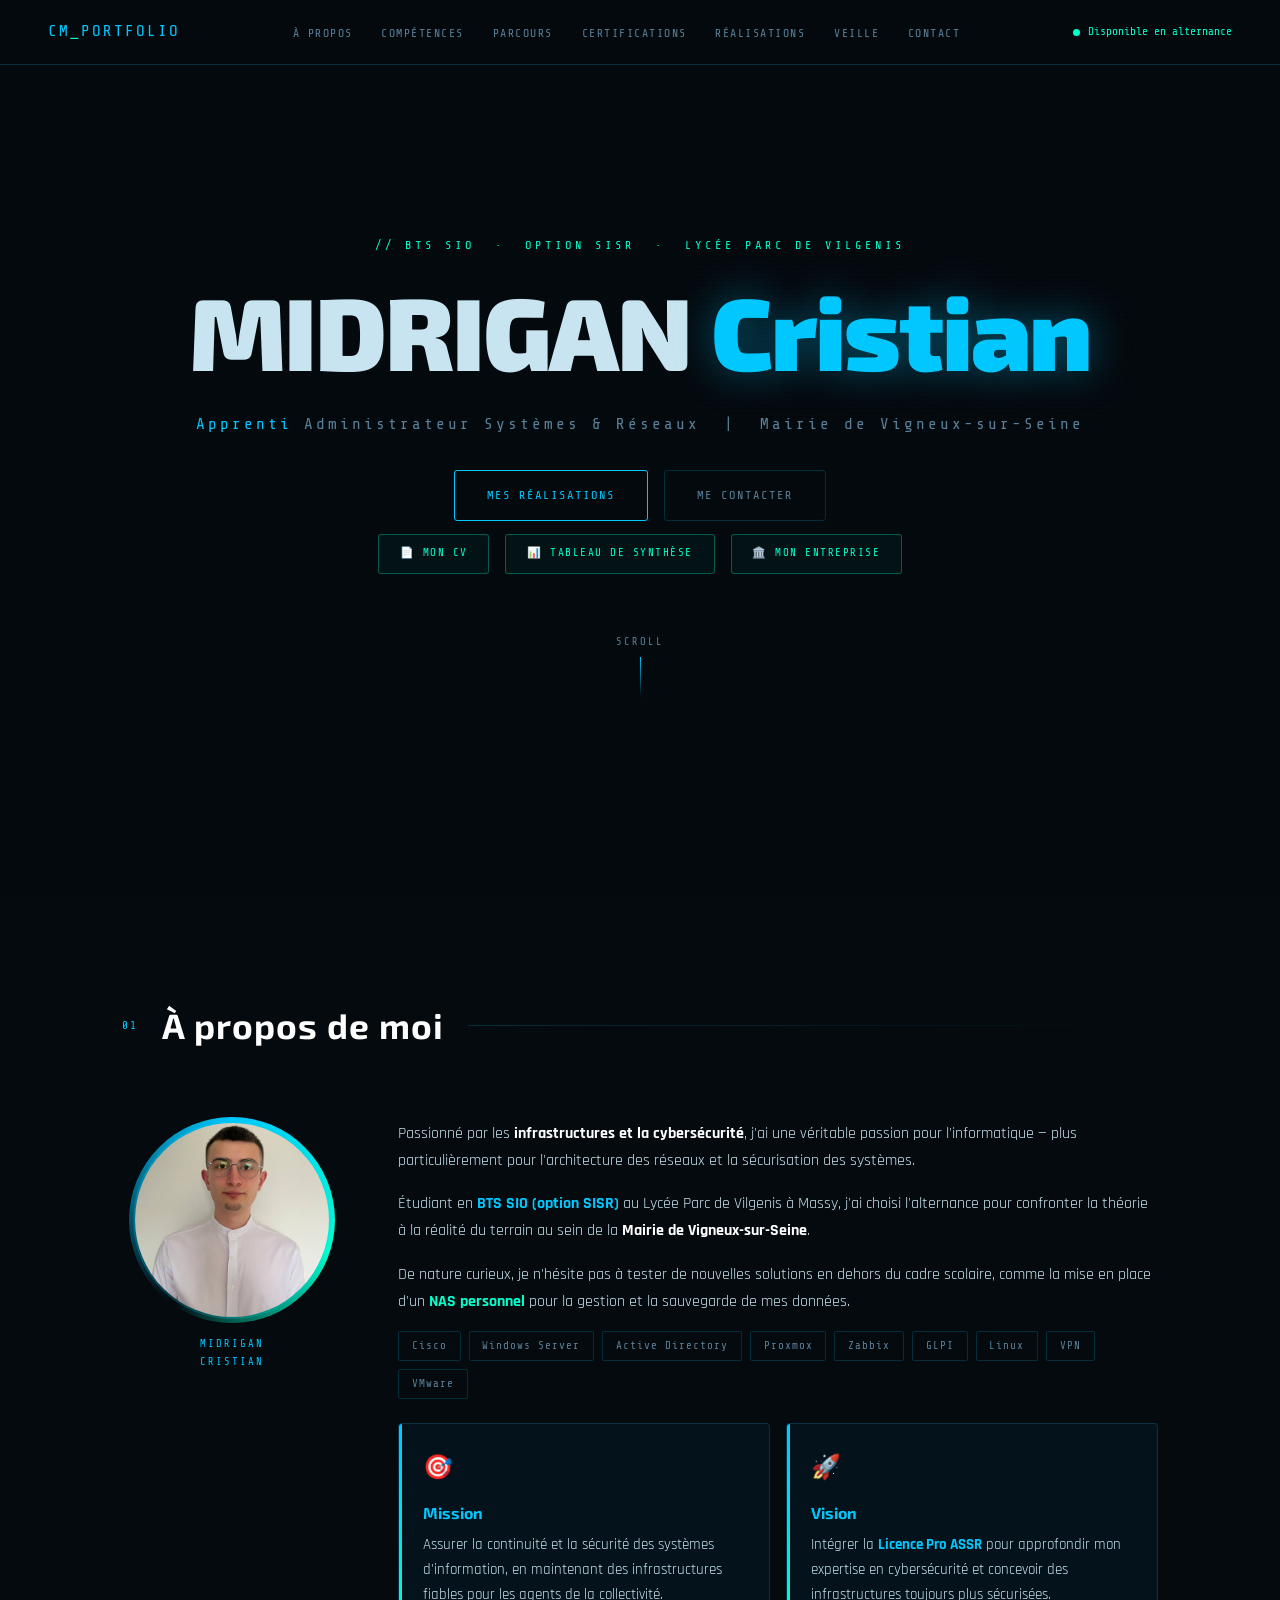
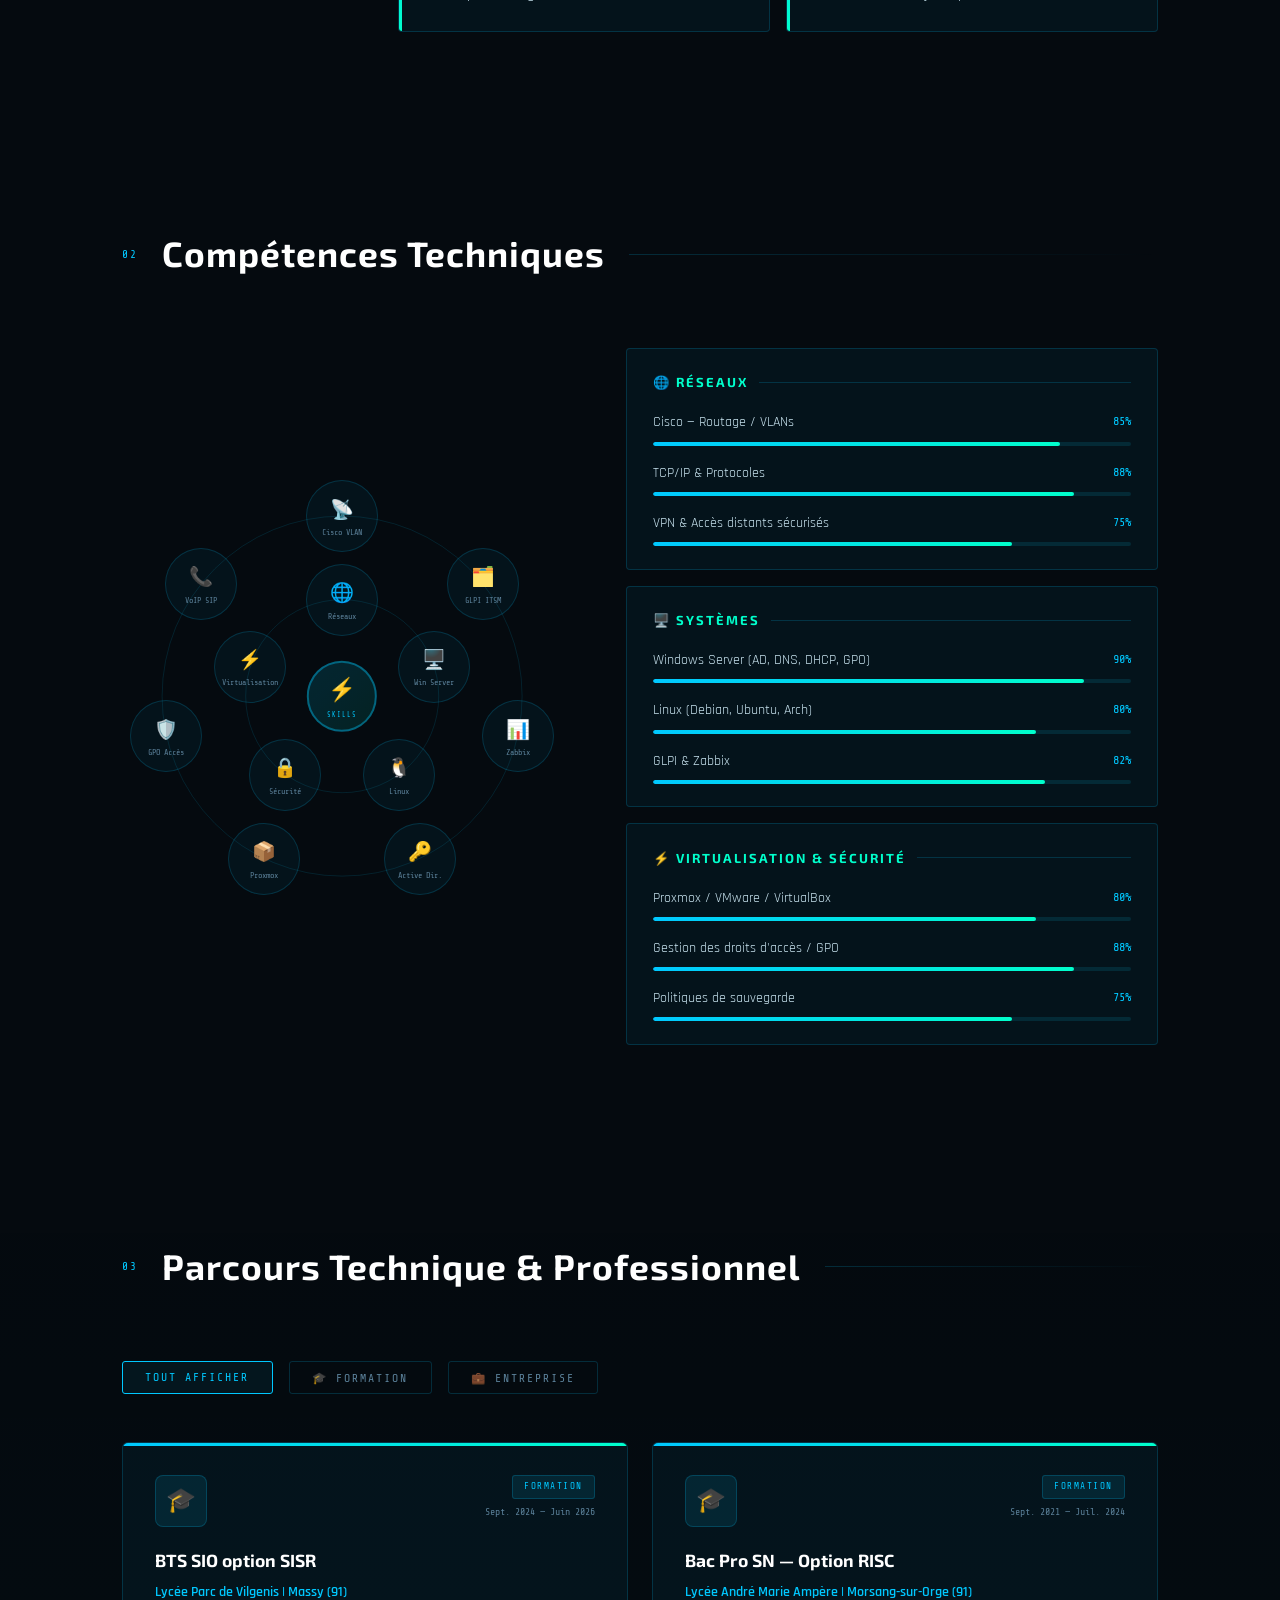
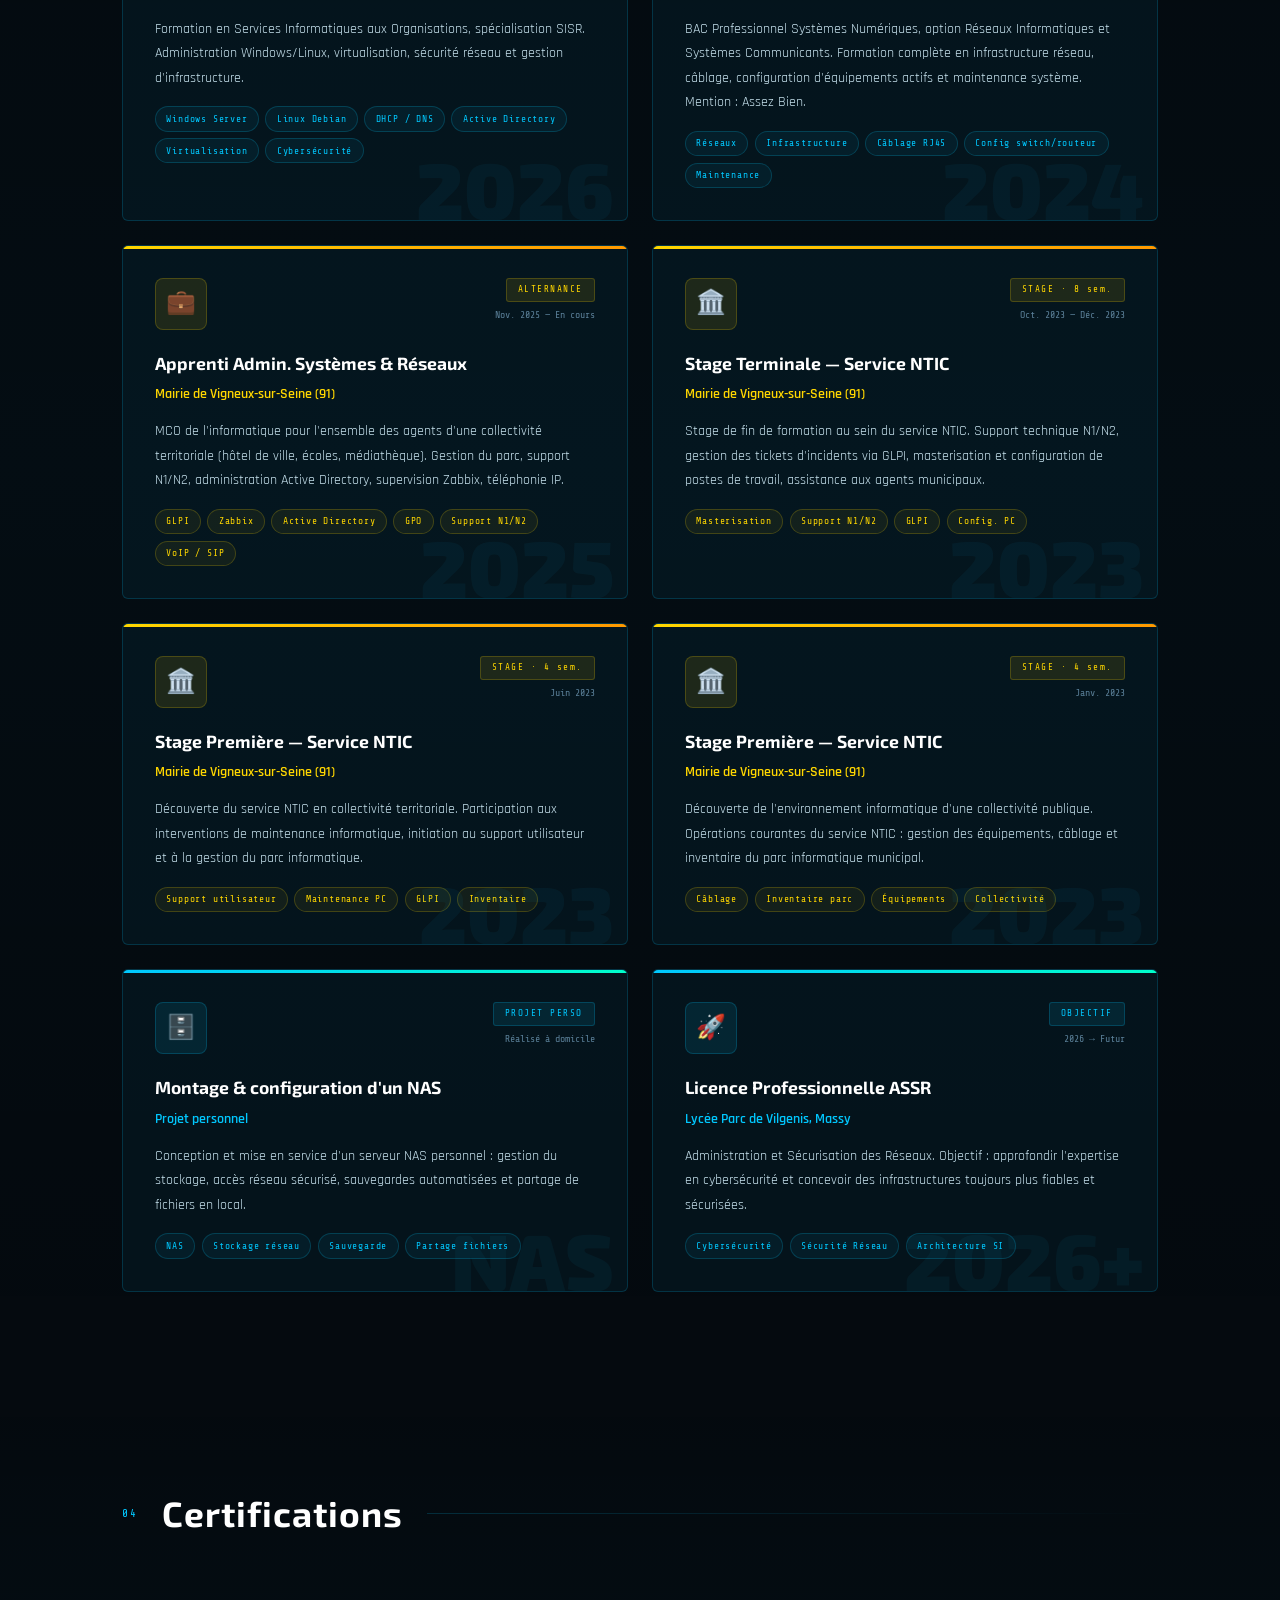
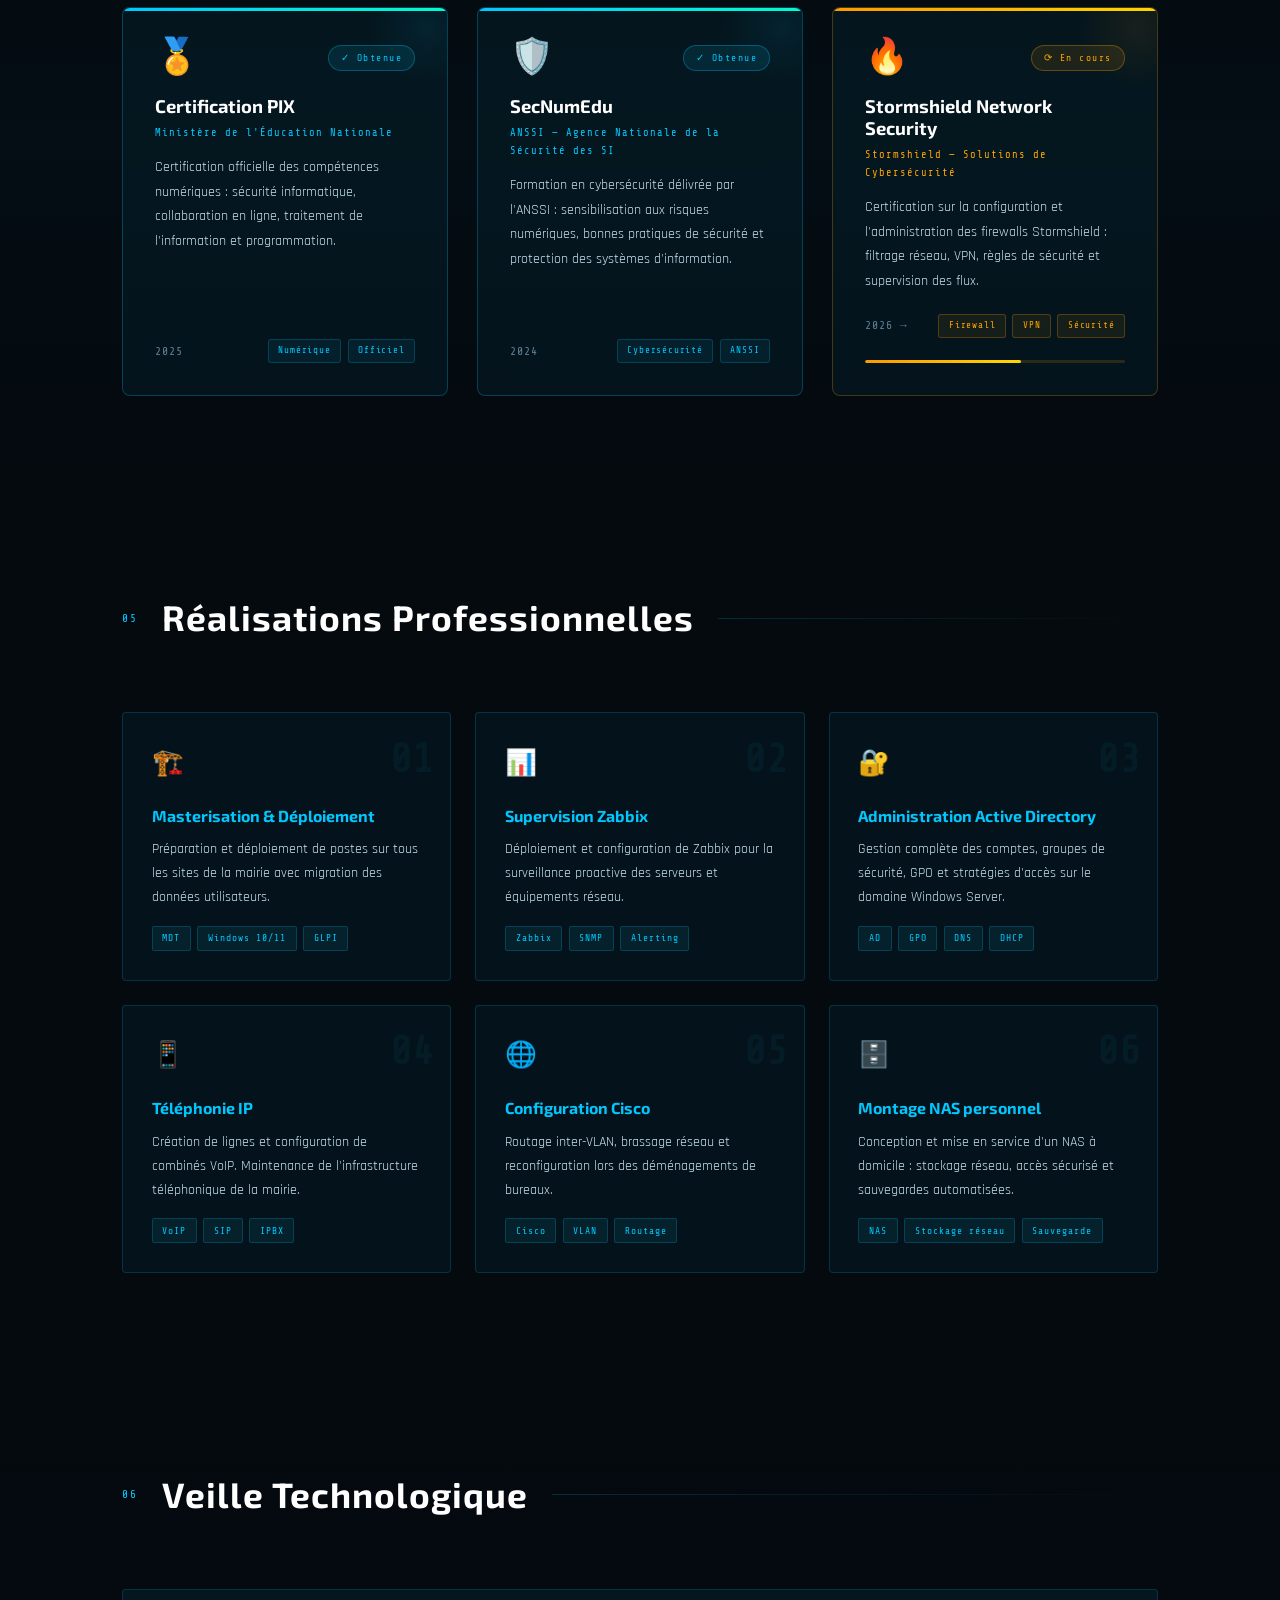
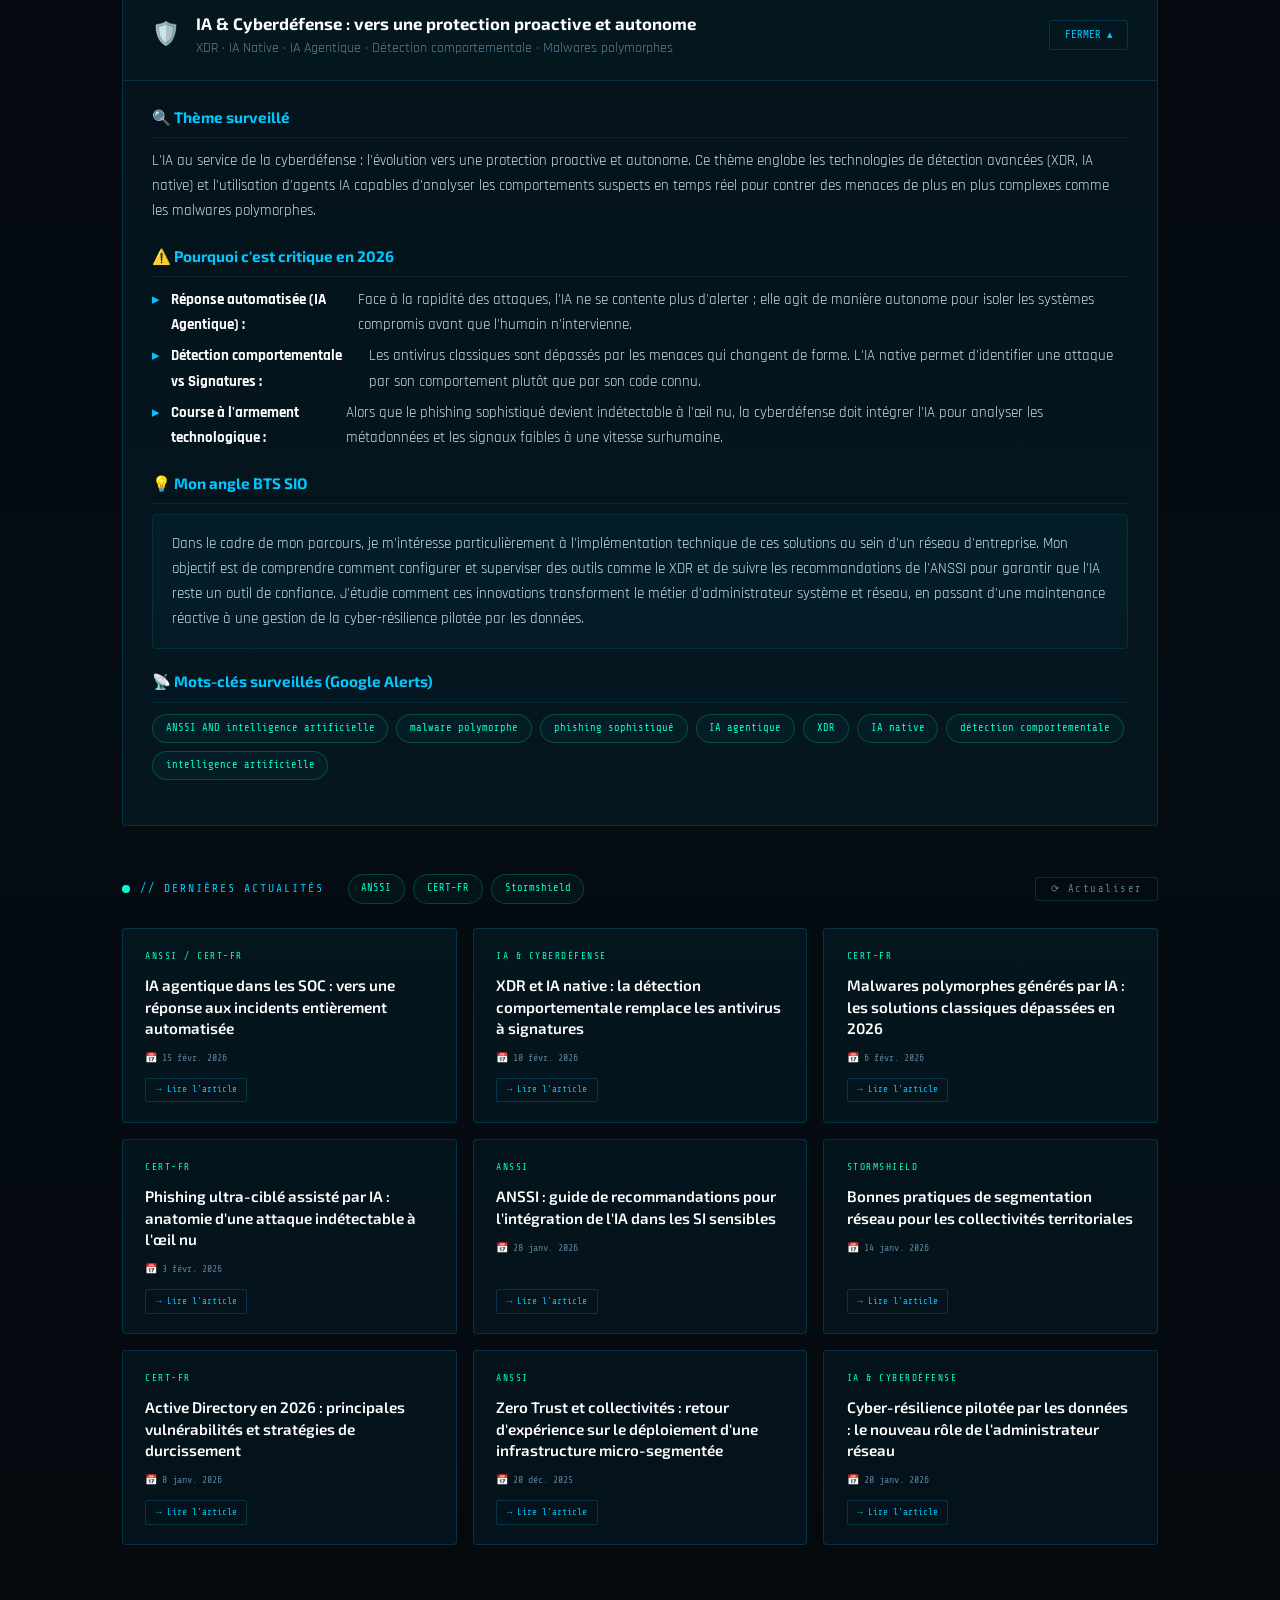
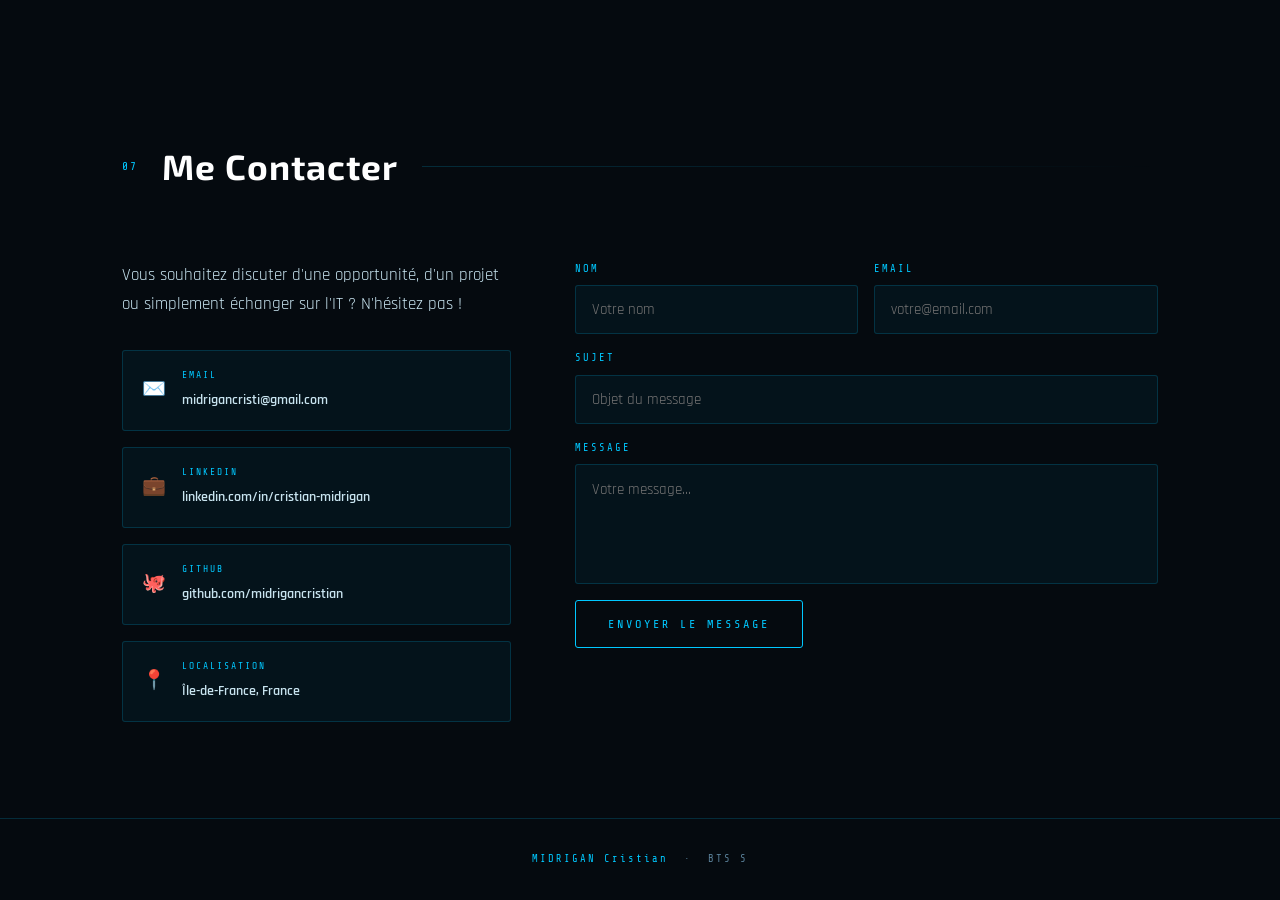
<file: index.html>
<!DOCTYPE html>
<html lang="fr">
<head>
<meta charset="UTF-8">
<meta name="viewport" content="width=device-width, initial-scale=1.0">
<title>MIDRIGAN Cristian | Portfolio</title>
<link href="https://fonts.googleapis.com/css2?family=Share+Tech+Mono&family=Rajdhani:wght@400;500;600;700&family=Exo+2:wght@300;400;600;700;900&display=swap" rel="stylesheet">
<link rel="stylesheet" href="style.css">
</head>
<body>
<canvas id="bg-canvas"></canvas>

<!-- NAV -->
<nav>
  <a href="#hero" class="nav-logo">CM<span>_</span>PORTFOLIO</a>
  <ul class="nav-links">
    <li><a href="#about">À propos</a></li>
    <li><a href="#skills">Compétences</a></li>
    <li><a href="#parcours">Parcours</a></li>
    <li><a href="#certifications">Certifications</a></li>
    <li><a href="#realisations">Réalisations</a></li>
    <li><a href="#veille">Veille</a></li>
    <li><a href="#contact">Contact</a></li>
  </ul>
  <div class="nav-status"><div class="status-dot"></div>Disponible en alternance</div>
</nav>

<!-- HERO -->
<section id="hero">
  <div class="hero-tag">// BTS SIO &nbsp;·&nbsp; OPTION SISR &nbsp;·&nbsp; LYCÉE PARC DE VILGENIS</div>
  <h1 class="hero-name"><span>MIDRIGAN </span><span class="last">Cristian</span></h1>
  <p class="hero-sub"><span class="hi">Apprenti</span> Administrateur Systèmes &amp; Réseaux &nbsp;|&nbsp; Mairie de Vigneux-sur-Seine</p>
  <div class="hero-row1">
    <a href="#realisations" class="btn btn-p">Mes réalisations</a>
    <a href="#contact" class="btn btn-g">Me contacter</a>
  </div>
  <div class="hero-row2">
    <a href="cv.html" class="btn-doc">📄 Mon CV</a>
    <a href="tableau.html" class="btn-doc">📊 Tableau de synthèse</a>
    <a href="entreprise.html" class="btn-doc">🏛️ Mon entreprise</a>
  </div>
  <div class="hero-scroll"><span>SCROLL</span><div class="scroll-line"></div></div>
</section>

<!-- À PROPOS -->
<section id="about">
  <div class="wrap">
    <div class="sec-head"><span class="sec-num">01</span><h2 class="sec-title">À propos de moi</h2><div class="sec-line"></div></div>
    <div class="about-layout">
      <div class="photo-col">
        <div class="photo-wrap"><div class="photo-ring"></div><div class="photo-inner"><img src="CVPhoto.jpg" alt=""></div></div>
        <div class="photo-name">MIDRIGAN<br>CRISTIAN</div>
      </div>
      <div>
        <div class="about-text">
          <p>Passionné par les <strong style="color:#fff">infrastructures et la cybersécurité</strong>, j'ai une véritable passion pour l'informatique — plus particulièrement pour l'architecture des réseaux et la sécurisation des systèmes.</p>
          <p>Étudiant en <strong style="color:var(--cyan)">BTS SIO (option SISR)</strong> au Lycée Parc de Vilgenis à Massy, j'ai choisi l'alternance pour confronter la théorie à la réalité du terrain au sein de la <strong style="color:#fff">Mairie de Vigneux-sur-Seine</strong>.</p>
          <p>De nature curieux, je n'hésite pas à tester de nouvelles solutions en dehors du cadre scolaire, comme la mise en place d'un <strong style="color:var(--cyan2)">NAS personnel</strong> pour la gestion et la sauvegarde de mes données.</p>
        </div>
        <div class="tags"><span class="tag">Cisco</span><span class="tag">Windows Server</span><span class="tag">Active Directory</span><span class="tag">Proxmox</span><span class="tag">Zabbix</span><span class="tag">GLPI</span><span class="tag">Linux</span><span class="tag">VPN</span><span class="tag">VMware</span></div>
        <div class="mv-grid">
          <div class="mv-card"><div class="mv-icon">🎯</div><div class="mv-title">Mission</div><p>Assurer la continuité et la sécurité des systèmes d'information, en maintenant des infrastructures fiables pour les agents de la collectivité.</p></div>
          <div class="mv-card"><div class="mv-icon">🚀</div><div class="mv-title">Vision</div><p>Intégrer la <strong style="color:var(--cyan)">Licence Pro ASSR</strong> pour approfondir mon expertise en cybersécurité et concevoir des infrastructures toujours plus sécurisées.</p></div>
        </div>
      </div>
    </div>
  </div>
</section>

<!-- COMPÉTENCES -->
<section id="skills">
  <div class="wrap">
    <div class="sec-head"><span class="sec-num">02</span><h2 class="sec-title">Compétences Techniques</h2><div class="sec-line"></div></div>
    <div class="skills-layout">
      <!-- ORBITAL 100% CSS — aucun JS requis -->
      <div class="orb-wrap">
        <!-- Rings décoratifs -->
        <div class="orb-ring orb-ring-1"></div>
        <div class="orb-ring orb-ring-2"></div>
        <!-- Centre -->
        <div class="orb-center"><span>⚡</span><p>SKILLS</p></div>

        <!-- RING 1 — 5 nodes, r=22%, angles: -90, -18, 54, 126, 198 -->
        <div class="on r1n0"><div class="on-in"><span>🌐</span><p>Réseaux</p></div></div>
        <div class="on r1n1"><div class="on-in"><span>🖥️</span><p>Win Server</p></div></div>
        <div class="on r1n2"><div class="on-in"><span>🐧</span><p>Linux</p></div></div>
        <div class="on r1n3"><div class="on-in"><span>🔒</span><p>Sécurité</p></div></div>
        <div class="on r1n4"><div class="on-in"><span>⚡</span><p>Virtualisation</p></div></div>

        <!-- RING 2 — 7 nodes, r=41%, angles: -90, -38.6, 12.9, 64.3, 115.7, 167.1, 218.6 -->
        <div class="on r2n0"><div class="on-in"><span>📡</span><p>Cisco VLAN</p></div></div>
        <div class="on r2n1"><div class="on-in"><span>🗂️</span><p>GLPI ITSM</p></div></div>
        <div class="on r2n2"><div class="on-in"><span>📊</span><p>Zabbix</p></div></div>
        <div class="on r2n3"><div class="on-in"><span>🔑</span><p>Active Dir.</p></div></div>
        <div class="on r2n4"><div class="on-in"><span>📦</span><p>Proxmox</p></div></div>
        <div class="on r2n5"><div class="on-in"><span>🛡️</span><p>GPO Accès</p></div></div>
        <div class="on r2n6"><div class="on-in"><span>📞</span><p>VoIP SIP</p></div></div>
      </div>
      <div class="skill-blocks">
        <div class="sb">
          <div class="sb-title">🌐 Réseaux</div>
          <div class="si"><div class="si-row"><span class="si-name">Cisco — Routage / VLANs</span><span class="si-pct">85%</span></div><div class="sbar"><div class="sfill" style="width:85%"></div></div></div>
          <div class="si"><div class="si-row"><span class="si-name">TCP/IP &amp; Protocoles</span><span class="si-pct">88%</span></div><div class="sbar"><div class="sfill" style="width:88%"></div></div></div>
          <div class="si"><div class="si-row"><span class="si-name">VPN &amp; Accès distants sécurisés</span><span class="si-pct">75%</span></div><div class="sbar"><div class="sfill" style="width:75%"></div></div></div>
        </div>
        <div class="sb">
          <div class="sb-title">🖥️ Systèmes</div>
          <div class="si"><div class="si-row"><span class="si-name">Windows Server (AD, DNS, DHCP, GPO)</span><span class="si-pct">90%</span></div><div class="sbar"><div class="sfill" style="width:90%"></div></div></div>
          <div class="si"><div class="si-row"><span class="si-name">Linux (Debian, Ubuntu, Arch)</span><span class="si-pct">80%</span></div><div class="sbar"><div class="sfill" style="width:80%"></div></div></div>
          <div class="si"><div class="si-row"><span class="si-name">GLPI &amp; Zabbix</span><span class="si-pct">82%</span></div><div class="sbar"><div class="sfill" style="width:82%"></div></div></div>
        </div>
        <div class="sb">
          <div class="sb-title">⚡ Virtualisation &amp; Sécurité</div>
          <div class="si"><div class="si-row"><span class="si-name">Proxmox / VMware / VirtualBox</span><span class="si-pct">80%</span></div><div class="sbar"><div class="sfill" style="width:80%"></div></div></div>
          <div class="si"><div class="si-row"><span class="si-name">Gestion des droits d'accès / GPO</span><span class="si-pct">88%</span></div><div class="sbar"><div class="sfill" style="width:88%"></div></div></div>
          <div class="si"><div class="si-row"><span class="si-name">Politiques de sauvegarde</span><span class="si-pct">75%</span></div><div class="sbar"><div class="sfill" style="width:75%"></div></div></div>
        </div>
      </div>
    </div>
  </div>
</section>

<!-- PARCOURS -->
<section id="parcours">
  <div class="wrap">
    <div class="sec-head"><span class="sec-num">03</span><h2 class="sec-title">Parcours Technique &amp; Professionnel</h2><div class="sec-line"></div></div>
    <div class="pf-row">
      <button class="pf-btn active" onclick="filterP('all',this)">Tout afficher</button>
      <button class="pf-btn" onclick="filterP('formation',this)">🎓 Formation</button>
      <button class="pf-btn" onclick="filterP('entreprise',this)">💼 Entreprise</button>
    </div>
    <div class="parc-grid">
      <div class="pc formation" data-type="formation"><div class="pc-year">2026</div><div class="pc-top"><div class="pc-icon">🎓</div><div class="pc-meta"><span class="pc-badge">FORMATION</span><span class="pc-date">Sept. 2024 — Juin 2026</span></div></div><div class="pc-role">BTS SIO option SISR</div><div class="pc-org">Lycée Parc de Vilgenis | Massy (91)</div><p class="pc-desc">Formation en Services Informatiques aux Organisations, spécialisation SISR. Administration Windows/Linux, virtualisation, sécurité réseau et gestion d'infrastructure.</p><div class="pc-tags"><span class="pc-tag">Windows Server</span><span class="pc-tag">Linux Debian</span><span class="pc-tag">DHCP / DNS</span><span class="pc-tag">Active Directory</span><span class="pc-tag">Virtualisation</span><span class="pc-tag">Cybersécurité</span></div></div>
      <div class="pc formation" data-type="formation"><div class="pc-year">2024</div><div class="pc-top"><div class="pc-icon">🎓</div><div class="pc-meta"><span class="pc-badge">FORMATION</span><span class="pc-date">Sept. 2021 — Juil. 2024</span></div></div><div class="pc-role">Bac Pro SN — Option RISC</div><div class="pc-org">Lycée André Marie Ampère | Morsang-sur-Orge (91)</div><p class="pc-desc">BAC Professionnel Systèmes Numériques, option Réseaux Informatiques et Systèmes Communicants. Formation complète en infrastructure réseau, câblage, configuration d'équipements actifs et maintenance système. Mention : Assez Bien.</p><div class="pc-tags"><span class="pc-tag">Réseaux</span><span class="pc-tag">Infrastructure</span><span class="pc-tag">Câblage RJ45</span><span class="pc-tag">Config switch/routeur</span><span class="pc-tag">Maintenance</span></div></div>
      <div class="pc entreprise" data-type="entreprise"><div class="pc-year">2025</div><div class="pc-top"><div class="pc-icon">💼</div><div class="pc-meta"><span class="pc-badge">ALTERNANCE</span><span class="pc-date">Nov. 2025 — En cours</span></div></div><div class="pc-role">Apprenti Admin. Systèmes &amp; Réseaux</div><div class="pc-org">Mairie de Vigneux-sur-Seine (91)</div><p class="pc-desc">MCO de l'informatique pour l'ensemble des agents d'une collectivité territoriale (hôtel de ville, écoles, médiathèque). Gestion du parc, support N1/N2, administration Active Directory, supervision Zabbix, téléphonie IP.</p><div class="pc-tags"><span class="pc-tag">GLPI</span><span class="pc-tag">Zabbix</span><span class="pc-tag">Active Directory</span><span class="pc-tag">GPO</span><span class="pc-tag">Support N1/N2</span><span class="pc-tag">VoIP / SIP</span></div></div>
      <div class="pc entreprise" data-type="entreprise"><div class="pc-year">2023</div><div class="pc-top"><div class="pc-icon">🏛️</div><div class="pc-meta"><span class="pc-badge">STAGE · 8 sem.</span><span class="pc-date">Oct. 2023 — Déc. 2023</span></div></div><div class="pc-role">Stage Terminale — Service NTIC</div><div class="pc-org">Mairie de Vigneux-sur-Seine (91)</div><p class="pc-desc">Stage de fin de formation au sein du service NTIC. Support technique N1/N2, gestion des tickets d'incidents via GLPI, masterisation et configuration de postes de travail, assistance aux agents municipaux.</p><div class="pc-tags"><span class="pc-tag">Masterisation</span><span class="pc-tag">Support N1/N2</span><span class="pc-tag">GLPI</span><span class="pc-tag">Config. PC</span></div></div>
      <div class="pc entreprise" data-type="entreprise"><div class="pc-year">2023</div><div class="pc-top"><div class="pc-icon">🏛️</div><div class="pc-meta"><span class="pc-badge">STAGE · 4 sem.</span><span class="pc-date">Juin 2023</span></div></div><div class="pc-role">Stage Première — Service NTIC</div><div class="pc-org">Mairie de Vigneux-sur-Seine (91)</div><p class="pc-desc">Découverte du service NTIC en collectivité territoriale. Participation aux interventions de maintenance informatique, initiation au support utilisateur et à la gestion du parc informatique.</p><div class="pc-tags"><span class="pc-tag">Support utilisateur</span><span class="pc-tag">Maintenance PC</span><span class="pc-tag">GLPI</span><span class="pc-tag">Inventaire</span></div></div>
      <div class="pc entreprise" data-type="entreprise"><div class="pc-year">2023</div><div class="pc-top"><div class="pc-icon">🏛️</div><div class="pc-meta"><span class="pc-badge">STAGE · 4 sem.</span><span class="pc-date">Janv. 2023</span></div></div><div class="pc-role">Stage Première — Service NTIC</div><div class="pc-org">Mairie de Vigneux-sur-Seine (91)</div><p class="pc-desc">Découverte de l'environnement informatique d'une collectivité publique. Opérations courantes du service NTIC : gestion des équipements, câblage et inventaire du parc informatique municipal.</p><div class="pc-tags"><span class="pc-tag">Câblage</span><span class="pc-tag">Inventaire parc</span><span class="pc-tag">Équipements</span><span class="pc-tag">Collectivité</span></div></div>
      <div class="pc formation" data-type="formation"><div class="pc-year">NAS</div><div class="pc-top"><div class="pc-icon">🗄️</div><div class="pc-meta"><span class="pc-badge">PROJET PERSO</span><span class="pc-date">Réalisé à domicile</span></div></div><div class="pc-role">Montage &amp; configuration d'un NAS</div><div class="pc-org">Projet personnel</div><p class="pc-desc">Conception et mise en service d'un serveur NAS personnel : gestion du stockage, accès réseau sécurisé, sauvegardes automatisées et partage de fichiers en local.</p><div class="pc-tags"><span class="pc-tag">NAS</span><span class="pc-tag">Stockage réseau</span><span class="pc-tag">Sauvegarde</span><span class="pc-tag">Partage fichiers</span></div></div>
      <div class="pc formation" data-type="formation"><div class="pc-year">2026+</div><div class="pc-top"><div class="pc-icon">🚀</div><div class="pc-meta"><span class="pc-badge">OBJECTIF</span><span class="pc-date">2026 → Futur</span></div></div><div class="pc-role">Licence Professionnelle ASSR</div><div class="pc-org">Lycée Parc de Vilgenis, Massy</div><p class="pc-desc">Administration et Sécurisation des Réseaux. Objectif : approfondir l'expertise en cybersécurité et concevoir des infrastructures toujours plus fiables et sécurisées.</p><div class="pc-tags"><span class="pc-tag">Cybersécurité</span><span class="pc-tag">Sécurité Réseau</span><span class="pc-tag">Architecture SI</span></div></div>
    </div>
  </div>
</section>

<!-- CERTIFICATIONS -->
<section id="certifications">
  <div class="wrap">
    <div class="sec-head"><span class="sec-num">04</span><h2 class="sec-title">Certifications</h2><div class="sec-line"></div></div>
    <div class="cert-grid">

      <!-- PIX -->
      <div class="cert-card cert-done">
        <div class="cert-glow"></div>
        <div class="cert-top"><div class="cert-logo">🏅</div><span class="cert-status cert-status-done">✓ Obtenue</span></div>
        <div class="cert-name">Certification PIX</div>
        <div class="cert-org">Ministère de l'Éducation Nationale</div>
        <p class="cert-desc">Certification officielle des compétences numériques : sécurité informatique, collaboration en ligne, traitement de l'information et programmation.</p>
        <div class="cert-footer"><span class="cert-year">2025</span><div class="cert-tags"><span class="cert-tag">Numérique</span><span class="cert-tag">Officiel</span></div></div>
      </div>

      <!-- SECNUM -->
      <div class="cert-card cert-done">
        <div class="cert-glow"></div>
        <div class="cert-top"><div class="cert-logo">🛡️</div><span class="cert-status cert-status-done">✓ Obtenue</span></div>
        <div class="cert-name">SecNumEdu</div>
        <div class="cert-org">ANSSI — Agence Nationale de la Sécurité des SI</div>
        <p class="cert-desc">Formation en cybersécurité délivrée par l'ANSSI : sensibilisation aux risques numériques, bonnes pratiques de sécurité et protection des systèmes d'information.</p>
        <div class="cert-footer"><span class="cert-year">2024</span><div class="cert-tags"><span class="cert-tag">Cybersécurité</span><span class="cert-tag">ANSSI</span></div></div>
      </div>

      <!-- STORMSHIELD -->
      <div class="cert-card cert-wip">
        <div class="cert-glow cert-glow-wip"></div>
        <div class="cert-top"><div class="cert-logo">🔥</div><span class="cert-status cert-status-wip">⟳ En cours</span></div>
        <div class="cert-name">Stormshield Network Security</div>
        <div class="cert-org">Stormshield — Solutions de Cybersécurité</div>
        <p class="cert-desc">Certification sur la configuration et l'administration des firewalls Stormshield : filtrage réseau, VPN, règles de sécurité et supervision des flux.</p>
        <div class="cert-footer"><span class="cert-year">2026 →</span><div class="cert-tags"><span class="cert-tag cert-tag-wip">Firewall</span><span class="cert-tag cert-tag-wip">VPN</span><span class="cert-tag cert-tag-wip">Sécurité</span></div></div>
        <div class="cert-progress-bar"><div class="cert-progress-fill"></div></div>
      </div>

    </div>
  </div>
</section>

<!-- RÉALISATIONS -->
<section id="realisations">
  <div class="wrap">
    <div class="sec-head"><span class="sec-num">05</span><h2 class="sec-title">Réalisations Professionnelles</h2><div class="sec-line"></div></div>
    <div class="real-grid">
      <div class="rc"><div class="rc-num">01</div><div class="rc-icon">🏗️</div><h3>Masterisation &amp; Déploiement</h3><p>Préparation et déploiement de postes sur tous les sites de la mairie avec migration des données utilisateurs.</p><div class="rc-tags"><span class="rtag">MDT</span><span class="rtag">Windows 10/11</span><span class="rtag">GLPI</span></div></div>
      <div class="rc"><div class="rc-num">02</div><div class="rc-icon">📊</div><h3>Supervision Zabbix</h3><p>Déploiement et configuration de Zabbix pour la surveillance proactive des serveurs et équipements réseau.</p><div class="rc-tags"><span class="rtag">Zabbix</span><span class="rtag">SNMP</span><span class="rtag">Alerting</span></div></div>
      <div class="rc"><div class="rc-num">03</div><div class="rc-icon">🔐</div><h3>Administration Active Directory</h3><p>Gestion complète des comptes, groupes de sécurité, GPO et stratégies d'accès sur le domaine Windows Server.</p><div class="rc-tags"><span class="rtag">AD</span><span class="rtag">GPO</span><span class="rtag">DNS</span><span class="rtag">DHCP</span></div></div>
      <div class="rc"><div class="rc-num">04</div><div class="rc-icon">📱</div><h3>Téléphonie IP</h3><p>Création de lignes et configuration de combinés VoIP. Maintenance de l'infrastructure téléphonique de la mairie.</p><div class="rc-tags"><span class="rtag">VoIP</span><span class="rtag">SIP</span><span class="rtag">IPBX</span></div></div>
      <div class="rc"><div class="rc-num">05</div><div class="rc-icon">🌐</div><h3>Configuration Cisco</h3><p>Routage inter-VLAN, brassage réseau et reconfiguration lors des déménagements de bureaux.</p><div class="rc-tags"><span class="rtag">Cisco</span><span class="rtag">VLAN</span><span class="rtag">Routage</span></div></div>
      <div class="rc"><div class="rc-num">06</div><div class="rc-icon">🗄️</div><h3>Montage NAS personnel</h3><p>Conception et mise en service d'un NAS à domicile : stockage réseau, accès sécurisé et sauvegardes automatisées.</p><div class="rc-tags"><span class="rtag">NAS</span><span class="rtag">Stockage réseau</span><span class="rtag">Sauvegarde</span></div></div>
    </div>
  </div>
</section>

<!-- VEILLE -->
<section id="veille" style="background:linear-gradient(180deg,transparent,rgba(0,200,255,.02),transparent)">
  <div class="wrap">
    <div class="sec-head"><span class="sec-num">06</span><h2 class="sec-title">Veille Technologique</h2><div class="sec-line"></div></div>

    <!-- CARTE THÈME PRINCIPAL -->
    <div class="veille-stack">
      <details class="vc" open>
        <summary class="vc-head">
          <div class="vc-icon">🛡️</div>
          <div class="vc-txt">
            <div class="vc-title">IA &amp; Cyberdéfense : vers une protection proactive et autonome</div>
            <div class="vc-sub">XDR · IA Native · IA Agentique · Détection comportementale · Malwares polymorphes</div>
          </div>
          <div class="vc-btn"></div>
        </summary>
        <div class="vc-body" style="max-height:none;padding:1.5rem 1.8rem;border-top:1px solid var(--border);">

          <div class="vs">
            <div class="vs-title">🔍 Thème surveillé</div>
            <p>L'IA au service de la cyberdéfense : l'évolution vers une protection proactive et autonome. Ce thème englobe les technologies de détection avancées (XDR, IA native) et l'utilisation d'agents IA capables d'analyser les comportements suspects en temps réel pour contrer des menaces de plus en plus complexes comme les malwares polymorphes.</p>
          </div>

          <div class="vs">
            <div class="vs-title">⚠️ Pourquoi c'est critique en 2026</div>
            <ul class="vl">
              <li><strong style="color:#fff">Réponse automatisée (IA Agentique) :</strong> Face à la rapidité des attaques, l'IA ne se contente plus d'alerter ; elle agit de manière autonome pour isoler les systèmes compromis avant que l'humain n'intervienne.</li>
              <li><strong style="color:#fff">Détection comportementale vs Signatures :</strong> Les antivirus classiques sont dépassés par les menaces qui changent de forme. L'IA native permet d'identifier une attaque par son comportement plutôt que par son code connu.</li>
              <li><strong style="color:#fff">Course à l'armement technologique :</strong> Alors que le phishing sophistiqué devient indétectable à l'œil nu, la cyberdéfense doit intégrer l'IA pour analyser les métadonnées et les signaux faibles à une vitesse surhumaine.</li>
            </ul>
          </div>

          <div class="vs">
            <div class="vs-title">💡 Mon angle BTS SIO</div>
            <div class="va">Dans le cadre de mon parcours, je m'intéresse particulièrement à l'implémentation technique de ces solutions au sein d'un réseau d'entreprise. Mon objectif est de comprendre comment configurer et superviser des outils comme le XDR et de suivre les recommandations de l'ANSSI pour garantir que l'IA reste un outil de confiance. J'étudie comment ces innovations transforment le métier d'administrateur système et réseau, en passant d'une maintenance réactive à une gestion de la cyber-résilience pilotée par les données.</div>
          </div>

          <div class="vs">
            <div class="vs-title">📡 Mots-clés surveillés (Google Alerts)</div>
            <div class="vsrc">
              <span class="stag">ANSSI AND intelligence artificielle</span>
              <span class="stag">malware polymorphe</span>
              <span class="stag">phishing sophistiqué</span>
              <span class="stag">IA agentique</span>
              <span class="stag">XDR</span>
              <span class="stag">IA native</span>
              <span class="stag">détection comportementale</span>
              <span class="stag">intelligence artificielle</span>
            </div>
          </div>

        </div>
      </details>
    </div>

    <!-- FLUX ACTUALITÉS -->
    <div class="news-section">
      <div class="news-header">
        <div class="news-header-left">
          <span class="news-live-dot"></span>
          <span class="news-label" id="news-status-label">// DERNIÈRES ACTUALITÉS</span>
        </div>
        <div class="news-sources-row">
          <span class="stag">ANSSI</span>
          <span class="stag">CERT-FR</span>
          <span class="stag">Stormshield</span>
        </div>
        <button class="news-refresh-btn" onclick="loadNewsFeeds()" title="Tenter une mise à jour live via CERT-FR">⟳ Actualiser</button>
      </div>
      <div id="news-grid" class="news-grid">

        <div class="news-card">
          <div class="news-card-src">ANSSI / CERT-FR</div>
          <div class="news-card-title"><a href="https://www.cert.ssi.gouv.fr/" target="_blank" rel="noopener">IA agentique dans les SOC : vers une réponse aux incidents entièrement automatisée</a></div>
          <div class="news-card-date">📅 15 févr. 2026</div>
          <span class="news-card-tag">→ Lire l'article</span>
        </div>

        <div class="news-card">
          <div class="news-card-src">IA &amp; Cyberdéfense</div>
          <div class="news-card-title"><a href="https://www.ssi.gouv.fr/actualite/" target="_blank" rel="noopener">XDR et IA native : la détection comportementale remplace les antivirus à signatures</a></div>
          <div class="news-card-date">📅 10 févr. 2026</div>
          <span class="news-card-tag">→ Lire l'article</span>
        </div>

        <div class="news-card">
          <div class="news-card-src">CERT-FR</div>
          <div class="news-card-title"><a href="https://www.cert.ssi.gouv.fr/alerte/" target="_blank" rel="noopener">Malwares polymorphes générés par IA : les solutions classiques dépassées en 2026</a></div>
          <div class="news-card-date">📅 6 févr. 2026</div>
          <span class="news-card-tag">→ Lire l'article</span>
        </div>

        <div class="news-card">
          <div class="news-card-src">CERT-FR</div>
          <div class="news-card-title"><a href="https://www.cert.ssi.gouv.fr/cve/" target="_blank" rel="noopener">Phishing ultra-ciblé assisté par IA : anatomie d'une attaque indétectable à l'œil nu</a></div>
          <div class="news-card-date">📅 3 févr. 2026</div>
          <span class="news-card-tag">→ Lire l'article</span>
        </div>

        <div class="news-card">
          <div class="news-card-src">ANSSI</div>
          <div class="news-card-title"><a href="https://www.ssi.gouv.fr/guide/" target="_blank" rel="noopener">ANSSI : guide de recommandations pour l'intégration de l'IA dans les SI sensibles</a></div>
          <div class="news-card-date">📅 28 janv. 2026</div>
          <span class="news-card-tag">→ Lire l'article</span>
        </div>

        <div class="news-card">
          <div class="news-card-src">Stormshield</div>
          <div class="news-card-title"><a href="https://www.stormshield.com/fra/ressources/" target="_blank" rel="noopener">Bonnes pratiques de segmentation réseau pour les collectivités territoriales</a></div>
          <div class="news-card-date">📅 14 janv. 2026</div>
          <span class="news-card-tag">→ Lire l'article</span>
        </div>

        <div class="news-card">
          <div class="news-card-src">CERT-FR</div>
          <div class="news-card-title"><a href="https://www.cert.ssi.gouv.fr/alerte/" target="_blank" rel="noopener">Active Directory en 2026 : principales vulnérabilités et stratégies de durcissement</a></div>
          <div class="news-card-date">📅 8 janv. 2026</div>
          <span class="news-card-tag">→ Lire l'article</span>
        </div>

        <div class="news-card">
          <div class="news-card-src">ANSSI</div>
          <div class="news-card-title"><a href="https://www.ssi.gouv.fr/guide/" target="_blank" rel="noopener">Zero Trust et collectivités : retour d'expérience sur le déploiement d'une infrastructure micro-segmentée</a></div>
          <div class="news-card-date">📅 20 déc. 2025</div>
          <span class="news-card-tag">→ Lire l'article</span>
        </div>

        <div class="news-card">
          <div class="news-card-src">IA &amp; Cyberdéfense</div>
          <div class="news-card-title"><a href="https://www.ssi.gouv.fr/actualite/" target="_blank" rel="noopener">Cyber-résilience pilotée par les données : le nouveau rôle de l'administrateur réseau</a></div>
          <div class="news-card-date">📅 20 janv. 2026</div>
          <span class="news-card-tag">→ Lire l'article</span>
        </div>

      </div>
    </div>

  </div>
</section>

<!-- CONTACT -->
<section id="contact">
  <div class="wrap">
    <div class="sec-head"><span class="sec-num">07</span><h2 class="sec-title">Me Contacter</h2><div class="sec-line"></div></div>
    <div class="contact-grid">
      <div>
        <p style="color:var(--text);margin-bottom:2rem">Vous souhaitez discuter d'une opportunité, d'un projet ou simplement échanger sur l'IT ? N'hésitez pas !</p>
        <div class="c-items">
          <a href="mailto:midrigancristi@gmail.com" class="c-item"><span class="c-ico">✉️</span><div><span class="c-lbl">EMAIL</span><span class="c-val">midrigancristi@gmail.com</span></div></a>
          <a href="https://www.linkedin.com/in/cristian-midrigan/" target="_blank" class="c-item"><span class="c-ico">💼</span><div><span class="c-lbl">LINKEDIN</span><span class="c-val">linkedin.com/in/cristian-midrigan</span></div></a>
          <a href="https://github.com/midrigancristian/" target="_blank" class="c-item"><span class="c-ico">🐙</span><div><span class="c-lbl">GITHUB</span><span class="c-val">github.com/midrigancristian</span></div></a>
          <div class="c-item"><span class="c-ico">📍</span><div><span class="c-lbl">LOCALISATION</span><span class="c-val">Île-de-France, France</span></div></div>
        </div>
      </div>
      <form class="c-form" onsubmit="submitForm(event)">
        <div class="frow">
          <div class="fg"><label>Nom</label><input type="text" placeholder="Votre nom" required></div>
          <div class="fg"><label>Email</label><input type="email" placeholder="votre@email.com" required></div>
        </div>
        <div class="fg"><label>Sujet</label><input type="text" placeholder="Objet du message" required></div>
        <div class="fg"><label>Message</label><textarea placeholder="Votre message..." required></textarea></div>
        <button type="submit" class="c-sbtn">Envoyer le message</button>
      </form>
    </div>
  </div>
</section>

<footer>
  <div class="fi"><span>MIDRIGAN Cristian</span> &nbsp;·&nbsp; BTS S
</file>
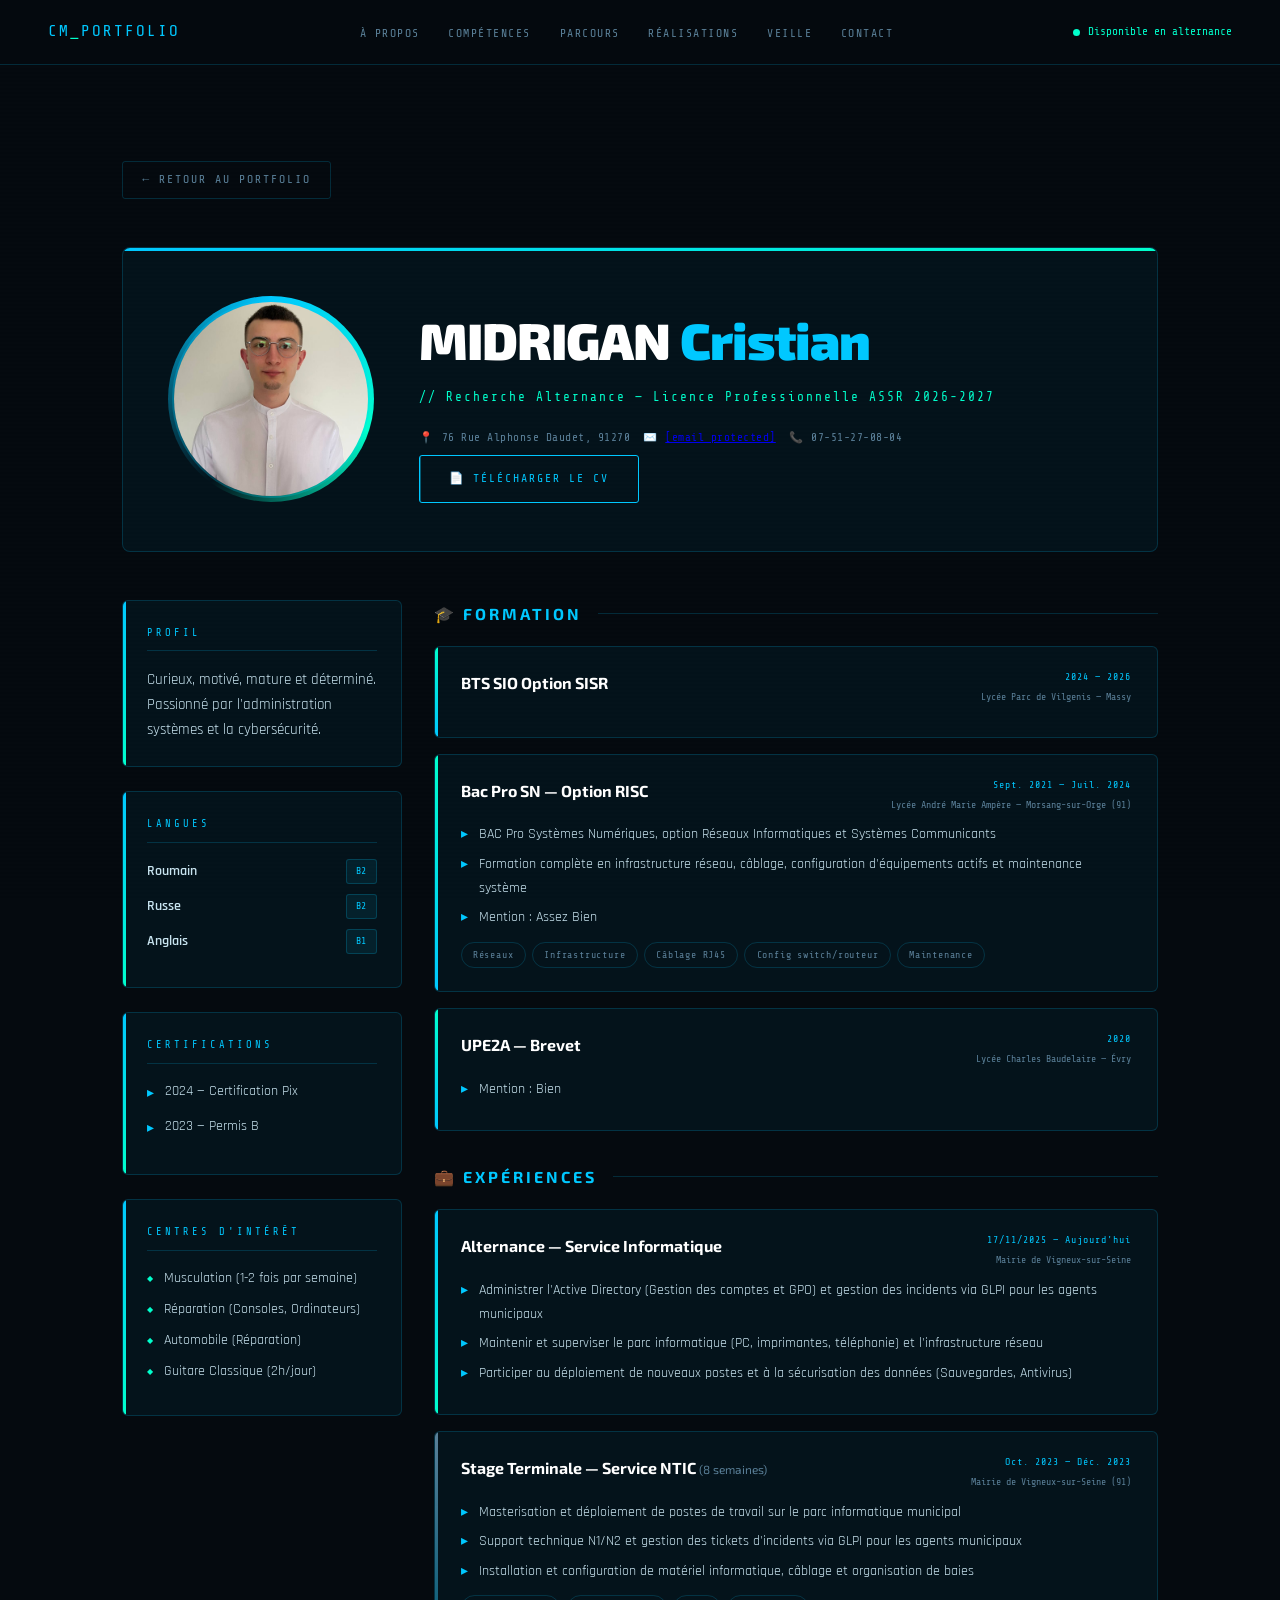
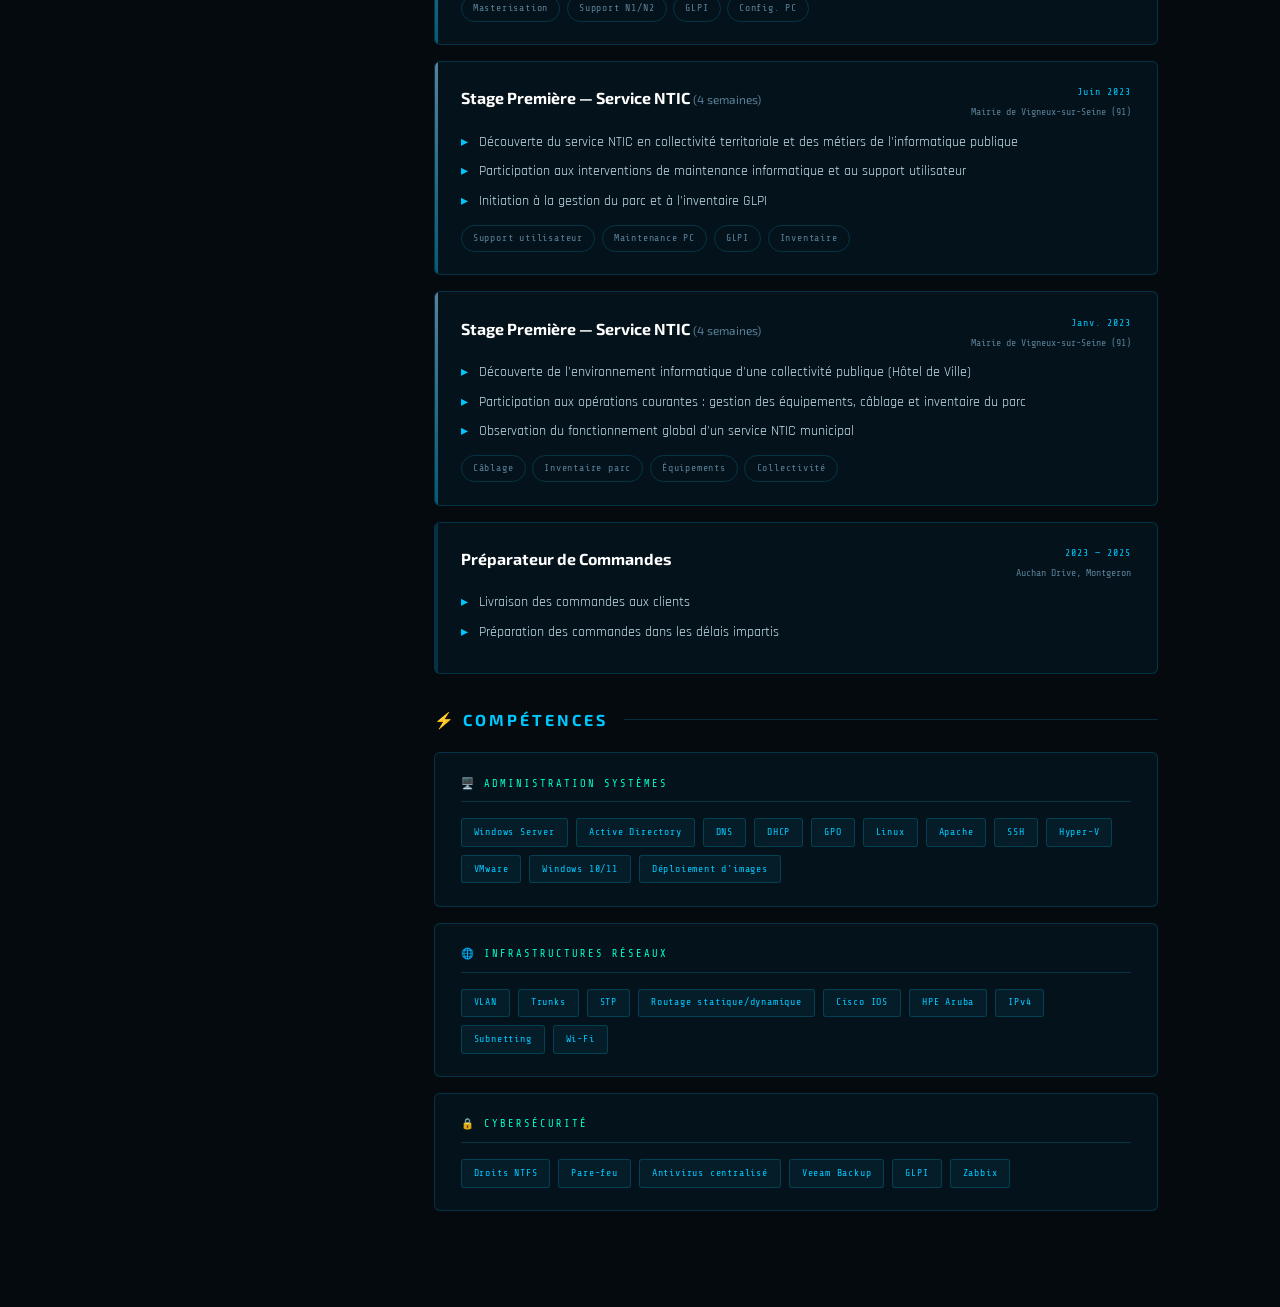
<file: cv.html>
<!DOCTYPE html>
<html lang="fr">
<head>
<meta charset="UTF-8">
<meta name="viewport" content="width=device-width, initial-scale=1.0">
<title>CV — MIDRIGAN Cristian</title>
<link href="https://fonts.googleapis.com/css2?family=Share+Tech+Mono&family=Rajdhani:wght@400;500;600;700&family=Exo+2:wght@300;400;600;700;900&display=swap" rel="stylesheet">
<link rel="stylesheet" href="style.css">
<style>
/* ── CV-SPECIFIC STYLES ── */
.cv-back {
  display: inline-flex; align-items: center; gap: .6rem;
  font-family: var(--mono); font-size: .72rem; letter-spacing: 2px;
  text-transform: uppercase; color: var(--muted); text-decoration: none;
  padding: .5rem 1.2rem; border: 1px solid var(--border); border-radius: 3px;
  transition: all .3s; margin-bottom: 3rem;
}
.cv-back:hover { color: var(--cyan); border-color: var(--cyan); background: rgba(0,200,255,.06); }

.cv-hero {
  display: flex; align-items: center; gap: 3rem;
  padding: 3rem; background: var(--surface);
  border: 1px solid var(--border); border-radius: 8px;
  position: relative; overflow: hidden; margin-bottom: 3rem;
}
.cv-hero::before {
  content: ''; position: absolute; top: 0; left: 0; right: 0; height: 3px;
  background: linear-gradient(90deg, var(--cyan), var(--cyan2));
}
.cv-photo {
  width: 130px; height: 130px; border-radius: 50%; flex-shrink: 0;
  border: 2px solid var(--border2); object-fit: cover;
  background: linear-gradient(135deg, rgba(0,200,255,.1), rgba(0,255,204,.05));
  display: flex; align-items: center; justify-content: center; font-size: 4rem;
}
.cv-photo img { width: 130px; height: 130px; border-radius: 50%; object-fit: cover; }
.cv-hero-info { flex: 1; }
.cv-hero-name {
  font-family: var(--head); font-size: clamp(2rem,4vw,3.2rem);
  font-weight: 900; color: #fff; letter-spacing: -1px; margin-bottom: .3rem;
}
.cv-hero-name span { color: var(--cyan); }
.cv-hero-sub {
  font-family: var(--mono); font-size: .8rem; color: var(--cyan2);
  letter-spacing: 2px; margin-bottom: 1.2rem;
}
.cv-contacts { display: flex; flex-wrap: wrap; gap: .8rem; }
.cv-contact-item {
  display: flex; align-items: center; gap: .5rem;
  font-family: var(--mono); font-size: .7rem; color: var(--muted);
  letter-spacing: .5px;
}
.cv-contact-item span { color: var(--cyan); }

/* Grid layout */
.cv-grid { display: grid; grid-template-columns: 280px 1fr; gap: 2rem; }

/* Sidebar */
.cv-sidebar { display: flex; flex-direction: column; gap: 1.5rem; }
.cv-card {
  background: var(--surface); border: 1px solid var(--border);
  border-radius: 6px; padding: 1.5rem; position: relative; overflow: hidden;
}
.cv-card::before {
  content: ''; position: absolute; top: 0; left: 0;
  width: 3px; height: 100%;
  background: linear-gradient(to bottom, var(--cyan), var(--cyan2));
}
.cv-card-title {
  font-family: var(--mono); font-size: .65rem; color: var(--cyan);
  letter-spacing: 3px; text-transform: uppercase; margin-bottom: 1rem;
  padding-bottom: .5rem; border-bottom: 1px solid var(--border);
}
.cv-tag-list { display: flex; flex-wrap: wrap; gap: .4rem; }
.cv-pill {
  font-family: var(--mono); font-size: .62rem; padding: .25rem .7rem;
  border: 1px solid var(--border); border-radius: 20px; color: var(--muted);
  letter-spacing: .8px; transition: all .2s;
}
.cv-pill:hover { border-color: var(--cyan); color: var(--cyan); }
.cv-lang-item { display: flex; justify-content: space-between; align-items: center; margin-bottom: .6rem; }
.cv-lang-name { font-size: .9rem; color: var(--text); font-weight: 600; }
.cv-lang-lvl {
  font-family: var(--mono); font-size: .62rem; padding: .2rem .6rem;
  background: rgba(0,200,255,.08); border: 1px solid rgba(0,200,255,.2);
  color: var(--cyan); border-radius: 3px;
}
.cv-cert-item { display: flex; gap: .7rem; align-items: flex-start; margin-bottom: .6rem; font-size: .88rem; color: var(--text); }
.cv-cert-item::before { content: "▸"; color: var(--cyan); flex-shrink: 0; margin-top: .1rem; }
.cv-interest-item { display: flex; gap: .7rem; align-items: flex-start; margin-bottom: .5rem; font-size: .85rem; color: var(--text); }
.cv-interest-item::before { content: "◆"; color: var(--cyan2); font-size: .5rem; flex-shrink: 0; margin-top: .35rem; }

/* Main content */
.cv-main { display: flex; flex-direction: column; gap: 2rem; }
.cv-section-title {
  font-family: var(--head); font-size: 1rem; font-weight: 700;
  color: var(--cyan); letter-spacing: 3px; text-transform: uppercase;
  margin-bottom: 1.2rem; display: flex; align-items: center; gap: 1rem;
}
.cv-section-title::after { content: ''; flex: 1; height: 1px; background: var(--border); }

/* Timeline items */
.cv-timeline { display: flex; flex-direction: column; gap: 1rem; }
.cv-tl-item {
  background: var(--surface); border: 1px solid var(--border);
  border-radius: 6px; padding: 1.4rem 1.6rem;
  position: relative; overflow: hidden; transition: border-color .3s;
}
.cv-tl-item:hover { border-color: var(--border2); }
.cv-tl-item.alternance::before { content: ''; position: absolute; left: 0; top: 0; bottom: 0; width: 3px; background: linear-gradient(to bottom, var(--cyan), var(--cyan2)); }
.cv-tl-item.stage::before { content: ''; position: absolute; left: 0; top: 0; bottom: 0; width: 3px; background: linear-gradient(to bottom, #5a8099, var(--border2)); }
.cv-tl-item.formation-item::before { content: ''; position: absolute; left: 0; top: 0; bottom: 0; width: 3px; background: linear-gradient(to bottom, var(--cyan2), var(--cyan)); }
.cv-tl-item.other::before { content: ''; position: absolute; left: 0; top: 0; bottom: 0; width: 3px; background: var(--border); }
.cv-tl-top { display: flex; justify-content: space-between; align-items: flex-start; gap: 1rem; margin-bottom: .5rem; flex-wrap: wrap; }
.cv-tl-role { font-family: var(--head); font-size: 1rem; font-weight: 700; color: #fff; }
.cv-tl-meta { text-align: right; }
.cv-tl-date { font-family: var(--mono); font-size: .62rem; color: var(--cyan); letter-spacing: 1px; display: block; }
.cv-tl-org { font-family: var(--mono); font-size: .62rem; color: var(--muted); display: block; margin-top: .2rem; }
.cv-tl-list { list-style: none; margin-top: .6rem; }
.cv-tl-list li { display: flex; gap: .7rem; font-size: .88rem; color: var(--text); margin-bottom: .35rem; }
.cv-tl-list li::before { content: '▸'; color: var(--cyan); flex-shrink: 0; }

/* Compétences */
.cv-skills-grid { display: flex; flex-direction: column; gap: 1rem; }
.cv-skill-cat {
  background: var(--surface); border: 1px solid var(--border);
  border-radius: 6px; padding: 1.4rem 1.6rem;
}
.cv-skill-cat-title {
  font-family: var(--mono); font-size: .65rem; color: var(--cyan2);
  letter-spacing: 2px; text-transform: uppercase; margin-bottom: 1rem;
  padding-bottom: .5rem; border-bottom: 1px solid var(--border);
}
.cv-skill-items { display: flex; flex-wrap: wrap; gap: .5rem; }
.cv-skill-chip {
  font-family: var(--mono); font-size: .62rem; padding: .3rem .75rem;
  background: rgba(0,200,255,.06); border: 1px solid rgba(0,200,255,.2);
  color: var(--cyan); border-radius: 3px; letter-spacing: .8px;
  transition: all .2s;
}
.cv-skill-chip:hover { background: rgba(0,200,255,.14); border-color: var(--cyan); }

/* Download button */
.cv-dl-btn {
  display: inline-flex; align-items: center; gap: .6rem;
  font-family: var(--mono); font-size: .72rem; letter-spacing: 2px;
  text-transform: uppercase; color: var(--cyan); text-decoration: none;
  padding: .8rem 1.8rem; border: 1px solid var(--cyan); border-radius: 3px;
  position: relative; overflow: hidden; transition: color .3s; margin-top: .5rem;
  background: transparent; cursor: pointer;
}
.cv-dl-btn::before {
  content: ''; position: absolute; inset: 0; background: var(--cyan);
  transform: translateX(-100%); transition: transform .3s; z-index: -1;
}
.cv-dl-btn:hover { color: #000; }
.cv-dl-btn:hover::before { transform: translateX(0); }

@media(max-width:900px){
  .cv-grid { grid-template-columns: 1fr; }
  .cv-hero { flex-direction: column; text-align: center; gap: 1.5rem; }
  .cv-contacts { justify-content: center; }
  .cv-tl-top { flex-direction: column; }
  .cv-tl-meta { text-align: left; }
}
</style>
</head>
<body>
<canvas id="bg-canvas"></canvas>

<!-- NAV -->
<nav>
  <a href="index.html" class="nav-logo">CM<span>_</span>PORTFOLIO</a>
  <ul class="nav-links">
    <li><a href="index.html#about">À propos</a></li>
    <li><a href="index.html#skills">Compétences</a></li>
    <li><a href="index.html#parcours">Parcours</a></li>
    <li><a href="index.html#realisations">Réalisations</a></li>
    <li><a href="index.html#veille">Veille</a></li>
    <li><a href="index.html#contact">Contact</a></li>
  </ul>
  <div class="nav-status"><div class="status-dot"></div>Disponible en alternance</div>
</nav>

<section style="padding-top:65px;">
  <div class="wrap">
    <!-- Retour -->
    <a href="index.html" class="cv-back">← Retour au portfolio</a>

    <!-- Hero -->
    <div class="cv-hero">
      <div class="photo-wrap"><div class="photo-ring"></div><div class="photo-inner"><img src="CVPhoto.jpg" alt=""></div></div>
      <div class="cv-hero-info">
        <div class="cv-hero-name">MIDRIGAN <span>Cristian</span></div>
        <div class="cv-hero-sub">// Recherche Alternance — Licence Professionnelle ASSR 2026-2027</div>
        <div class="cv-contacts">
          <div class="cv-contact-item"><span>📍</span> 76 Rue Alphonse Daudet, 91270</div>
          <div class="cv-contact-item"><span>✉️</span> <a href="/cdn-cgi/l/email-protection" class="__cf_email__" data-cfemail="b7daded3c5ded0d6d9d4c5dec4c3def7d0dad6dedb99d4d8da">[email&#160;protected]</a></div>
          <div class="cv-contact-item"><span>📞</span> 07-51-27-08-04</div>
        </div>
        <a href="CV_Midrigan_Cristian.pdf" download class="cv-dl-btn">📄 Télécharger le CV</a>
      </div>
    </div>

    <!-- Grid -->
    <div class="cv-grid">

      <!-- SIDEBAR -->
      <div class="cv-sidebar">

        <div class="cv-card">
          <div class="cv-card-title">Profil</div>
          <p style="font-size:.92rem;color:var(--text);">Curieux, motivé, mature et déterminé. Passionné par l'administration systèmes et la cybersécurité.</p>
        </div>

        <div class="cv-card">
          <div class="cv-card-title">Langues</div>
          <div class="cv-lang-item"><span class="cv-lang-name">Roumain</span><span class="cv-lang-lvl">B2</span></div>
          <div class="cv-lang-item"><span class="cv-lang-name">Russe</span><span class="cv-lang-lvl">B2</span></div>
          <div class="cv-lang-item"><span class="cv-lang-name">Anglais</span><span class="cv-lang-lvl">B1</span></div>
        </div>

        <div class="cv-card">
          <div class="cv-card-title">Certifications</div>
          <div class="cv-cert-item">2024 — Certification Pix</div>
          <div class="cv-cert-item">2023 — Permis B</div>
        </div>

        <div class="cv-card">
          <div class="cv-card-title">Centres d'intérêt</div>
          <div class="cv-interest-item">Musculation (1-2 fois par semaine)</div>
          <div class="cv-interest-item">Réparation (Consoles, Ordinateurs)</div>
          <div class="cv-interest-item">Automobile (Réparation)</div>
          <div class="cv-interest-item">Guitare Classique (2h/jour)</div>
        </div>

      </div>

      <!-- MAIN -->
      <div class="cv-main">

        <!-- Formation -->
        <div>
          <div class="cv-section-title">🎓 Formation</div>
          <div class="cv-timeline">
            <div class="cv-tl-item formation-item">
              <div class="cv-tl-top">
                <div class="cv-tl-role">BTS SIO Option SISR</div>
                <div class="cv-tl-meta">
                  <span class="cv-tl-date">2024 — 2026</span>
                  <span class="cv-tl-org">Lycée Parc de Vilgenis — Massy</span>
                </div>
              </div>
            </div>
            <div class="cv-tl-item formation-item">
              <div class="cv-tl-top">
                <div class="cv-tl-role">Bac Pro SN — Option RISC</div>
                <div class="cv-tl-meta">
                  <span class="cv-tl-date">Sept. 2021 — Juil. 2024</span>
                  <span class="cv-tl-org">Lycée André Marie Ampère — Morsang-sur-Orge (91)</span>
                </div>
              </div>
              <ul class="cv-tl-list">
                <li>BAC Pro Systèmes Numériques, option Réseaux Informatiques et Systèmes Communicants</li>
                <li>Formation complète en infrastructure réseau, câblage, configuration d'équipements actifs et maintenance système</li>
                <li>Mention : Assez Bien</li>
              </ul>
              <div class="cv-tag-list" style="margin-top:.7rem;">
                <span class="cv-pill">Réseaux</span><span class="cv-pill">Infrastructure</span><span class="cv-pill">Câblage RJ45</span><span class="cv-pill">Config switch/routeur</span><span class="cv-pill">Maintenance</span>
              </div>
            </div>
            <div class="cv-tl-item formation-item">
              <div class="cv-tl-top">
                <div class="cv-tl-role">UPE2A — Brevet</div>
                <div class="cv-tl-meta">
                  <span class="cv-tl-date">2020</span>
                  <span class="cv-tl-org">Lycée Charles Baudelaire — Évry</span>
                </div>
              </div>
              <ul class="cv-tl-list"><li>Mention : Bien</li></ul>
            </div>
          </div>
        </div>

        <!-- Expériences -->
        <div>
          <div class="cv-section-title">💼 Expériences</div>
          <div class="cv-timeline">

            <div class="cv-tl-item alternance">
              <div class="cv-tl-top">
                <div class="cv-tl-role">Alternance — Service Informatique</div>
                <div class="cv-tl-meta">
                  <span class="cv-tl-date">17/11/2025 — Aujourd'hui</span>
                  <span class="cv-tl-org">Mairie de Vigneux-sur-Seine</span>
                </div>
              </div>
              <ul class="cv-tl-list">
                <li>Administrer l'Active Directory (Gestion des comptes et GPO) et gestion des incidents via GLPI pour les agents municipaux</li>
                <li>Maintenir et superviser le parc informatique (PC, imprimantes, téléphonie) et l'infrastructure réseau</li>
                <li>Participer au déploiement de nouveaux postes et à la sécurisation des données (Sauvegardes, Antivirus)</li>
              </ul>
            </div>

            <div class="cv-tl-item stage">
              <div class="cv-tl-top">
                <div class="cv-tl-role">Stage Terminale — Service NTIC <span style="font-size:.74rem;color:var(--muted);font-weight:400;">(8 semaines)</span></div>
                <div class="cv-tl-meta">
                  <span class="cv-tl-date">Oct. 2023 — Déc. 2023</span>
                  <span class="cv-tl-org">Mairie de Vigneux-sur-Seine (91)</span>
                </div>
              </div>
              <ul class="cv-tl-list">
                <li>Masterisation et déploiement de postes de travail sur le parc informatique municipal</li>
                <li>Support technique N1/N2 et gestion des tickets d'incidents via GLPI pour les agents municipaux</li>
                <li>Installation et configuration de matériel informatique, câblage et organisation de baies</li>
              </ul>
              <div class="cv-tag-list" style="margin-top:.7rem;">
                <span class="cv-pill">Masterisation</span><span class="cv-pill">Support N1/N2</span><span class="cv-pill">GLPI</span><span class="cv-pill">Config. PC</span>
              </div>
            </div>

            <div class="cv-tl-item stage">
              <div class="cv-tl-top">
                <div class="cv-tl-role">Stage Première — Service NTIC <span style="font-size:.74rem;color:var(--muted);font-weight:400;">(4 semaines)</span></div>
                <div class="cv-tl-meta">
                  <span class="cv-tl-date">Juin 2023</span>
                  <span class="cv-tl-org">Mairie de Vigneux-sur-Seine (91)</span>
                </div>
              </div>
              <ul class="cv-tl-list">
                <li>Découverte du service NTIC en collectivité territoriale et des métiers de l'informatique publique</li>
                <li>Participation aux interventions de maintenance informatique et au support utilisateur</li>
                <li>Initiation à la gestion du parc et à l'inventaire GLPI</li>
              </ul>
              <div class="cv-tag-list" style="margin-top:.7rem;">
                <span class="cv-pill">Support utilisateur</span><span class="cv-pill">Maintenance PC</span><span class="cv-pill">GLPI</span><span class="cv-pill">Inventaire</span>
              </div>
            </div>

            <div class="cv-tl-item stage">
              <div class="cv-tl-top">
                <div class="cv-tl-role">Stage Première — Service NTIC <span style="font-size:.74rem;color:var(--muted);font-weight:400;">(4 semaines)</span></div>
                <div class="cv-tl-meta">
                  <span class="cv-tl-date">Janv. 2023</span>
                  <span class="cv-tl-org">Mairie de Vigneux-sur-Seine (91)</span>
                </div>
              </div>
              <ul class="cv-tl-list">
                <li>Découverte de l'environnement informatique d'une collectivité publique (Hôtel de Ville)</li>
                <li>Participation aux opérations courantes : gestion des équipements, câblage et inventaire du parc</li>
                <li>Observation du fonctionnement global d'un service NTIC municipal</li>
              </ul>
              <div class="cv-tag-list" style="margin-top:.7rem;">
                <span class="cv-pill">Câblage</span><span class="cv-pill">Inventaire parc</span><span class="cv-pill">Équipements</span><span class="cv-pill">Collectivité</span>
              </div>
            </div>

            <div class="cv-tl-item other">
              <div class="cv-tl-top">
                <div class="cv-tl-role">Préparateur de Commandes</div>
                <div class="cv-tl-meta">
                  <span class="cv-tl-date">2023 — 2025</span>
                  <span class="cv-tl-org">Auchan Drive, Montgeron</span>
                </div>
              </div>
              <ul class="cv-tl-list">
                <li>Livraison des commandes aux clients</li>
                <li>Préparation des commandes dans les délais impartis</li>
              </ul>
            </div>

          </div>
        </div>

        <!-- Compétences -->
        <div>
          <div class="cv-section-title">⚡ Compétences</div>
          <div class="cv-skills-grid">
            <div class="cv-skill-cat">
              <div class="cv-skill-cat-title">🖥️ Administration Systèmes</div>
              <div class="cv-skill-items">
                <span class="cv-skill-chip">Windows Server</span>
                <span class="cv-skill-chip">Active Directory</span>
                <span class="cv-skill-chip">DNS</span>
                <span class="cv-skill-chip">DHCP</span>
                <span class="cv-skill-chip">GPO</span>
                <span class="cv-skill-chip">Linux</span>
                <span class="cv-skill-chip">Apache</span>
                <span class="cv-skill-chip">SSH</span>
                <span class="cv-skill-chip">Hyper-V</span>
                <span class="cv-skill-chip">VMware</span>
                <span class="cv-skill-chip">Windows 10/11</span>
                <span class="cv-skill-chip">Déploiement d'images</span>
              </div>
            </div>
            <div class="cv-skill-cat">
              <div class="cv-skill-cat-title">🌐 Infrastructures Réseaux</div>
              <div class="cv-skill-items">
                <span class="cv-skill-chip">VLAN</span>
                <span class="cv-skill-chip">Trunks</span>
                <span class="cv-skill-chip">STP</span>
                <span class="cv-skill-chip">Routage statique/dynamique</span>
                <span class="cv-skill-chip">Cisco IOS</span>
                <span class="cv-skill-chip">HPE Aruba</span>
                <span class="cv-skill-chip">IPv4</span>
                <span class="cv-skill-chip">Subnetting</span>
                <span class="cv-skill-chip">Wi-Fi</span>
              </div>
            </div>
            <div class="cv-skill-cat">
              <div class="cv-skill-cat-title">🔒 Cybersécurité</div>
              <div class="cv-skill-items">
                <span class="cv-skill-chip">Droits NTFS</span>
                <span class="cv-skill-chip">Pare-feu</span>
                <span class="cv-skill-chip">Antivirus centralisé</span>
                <span class="cv-skill-chip">Veeam Backup</span>
                <span class="cv-skill-chip">GLPI</span>
                <span class="cv-skill-chip">Zabbix</span>
              </div>
            </div>
          </div>
        </div>
</file>
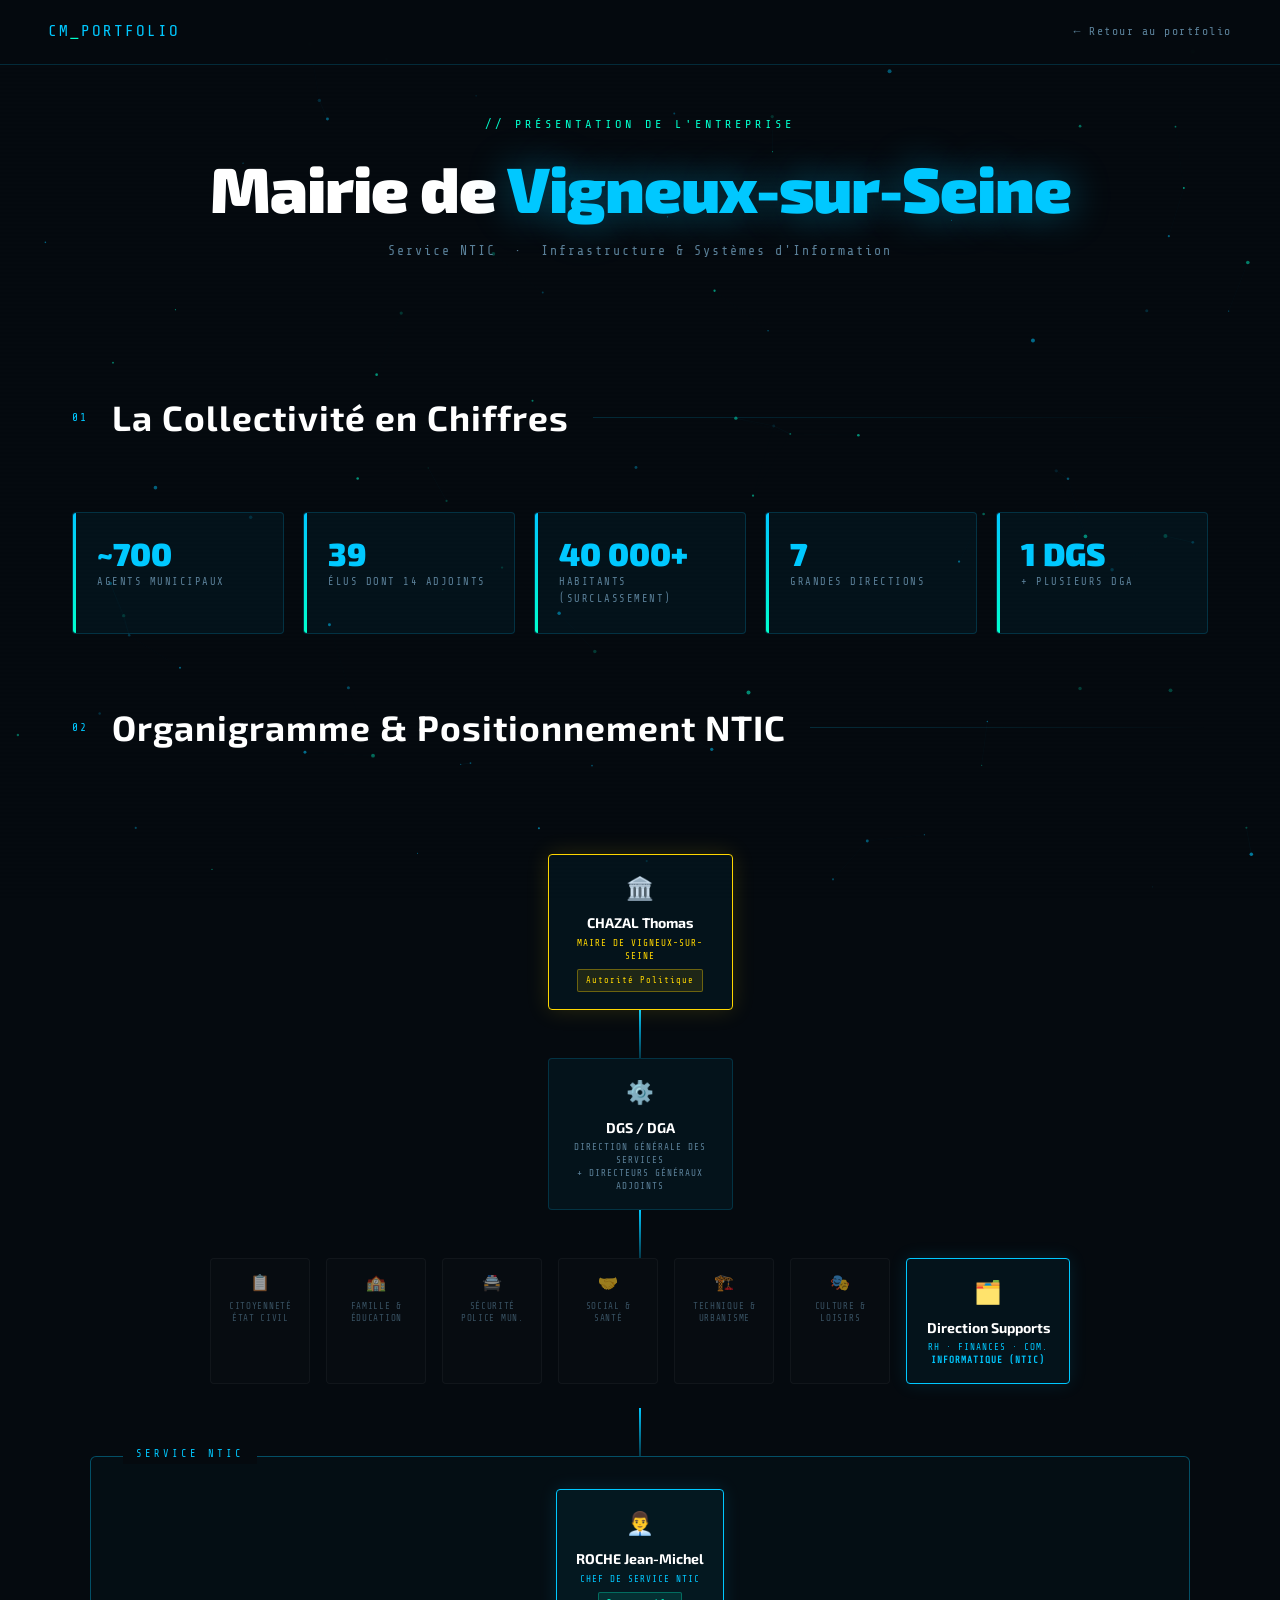
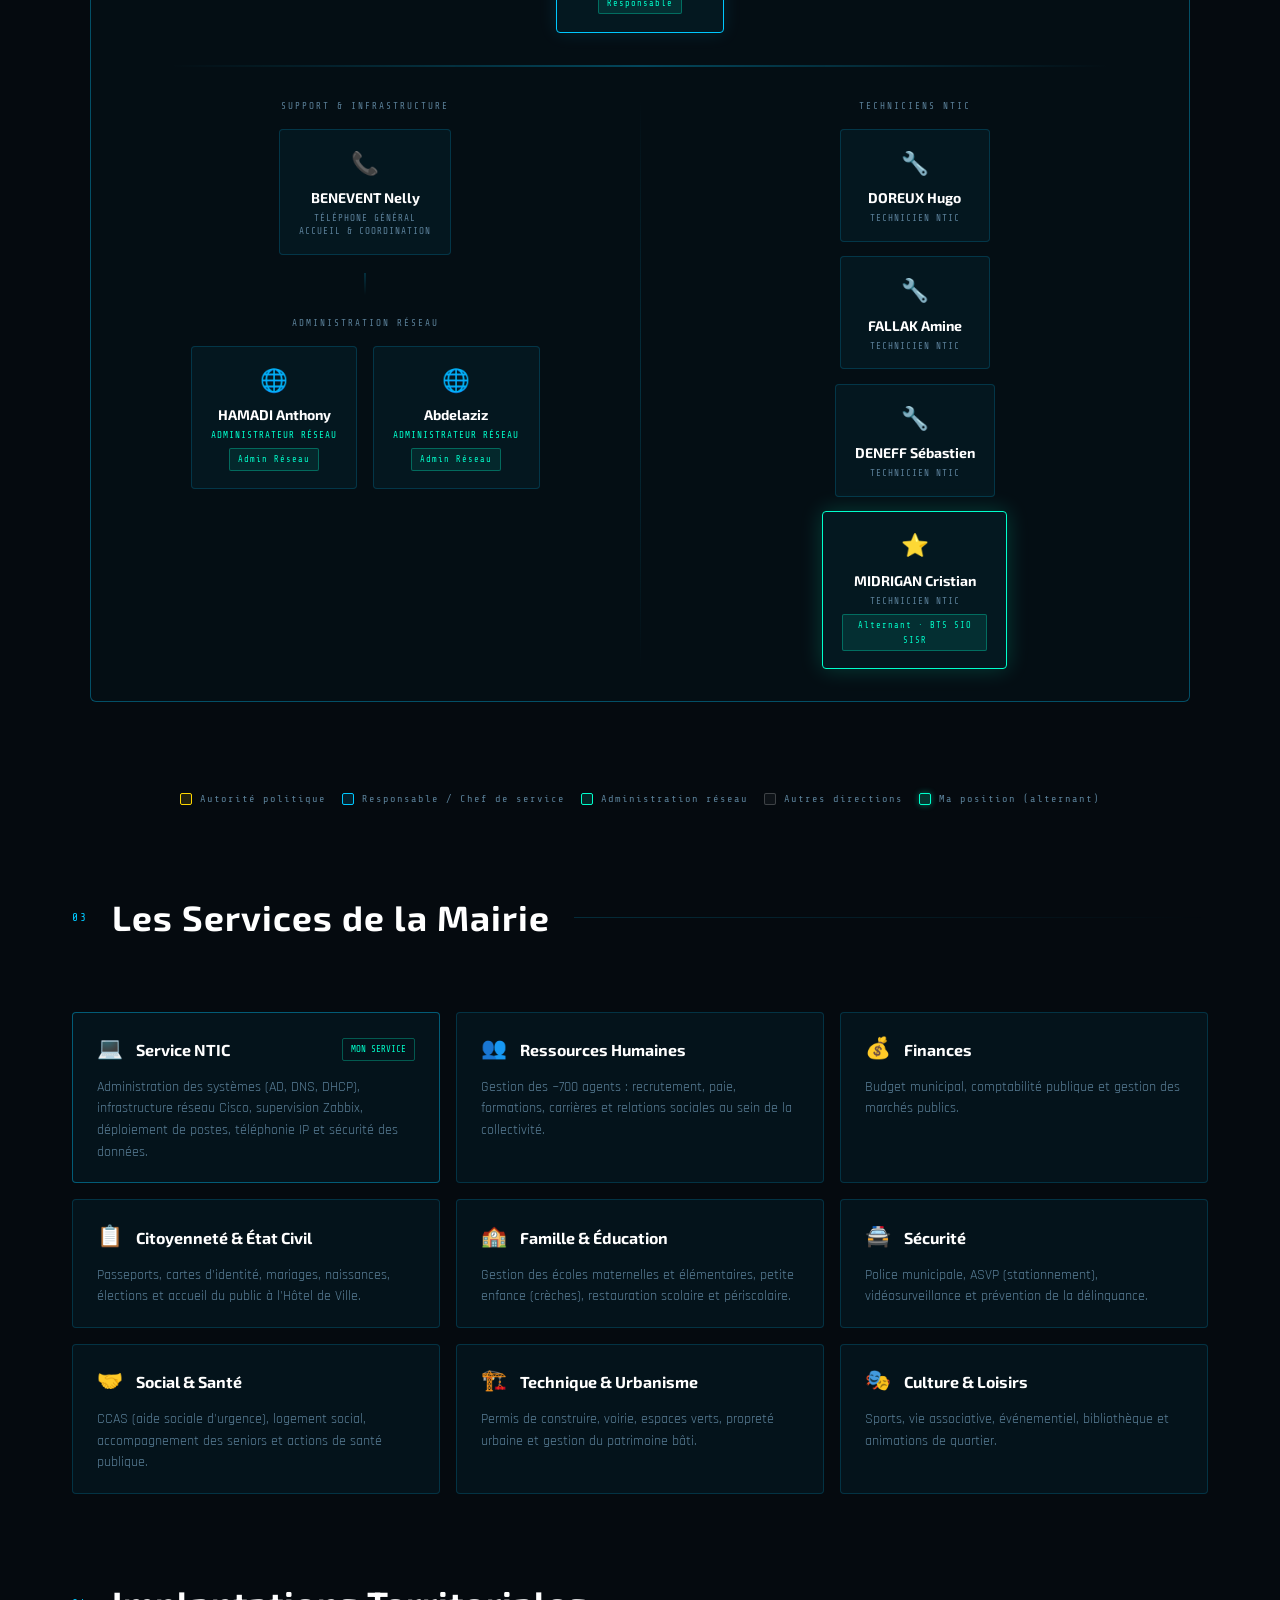
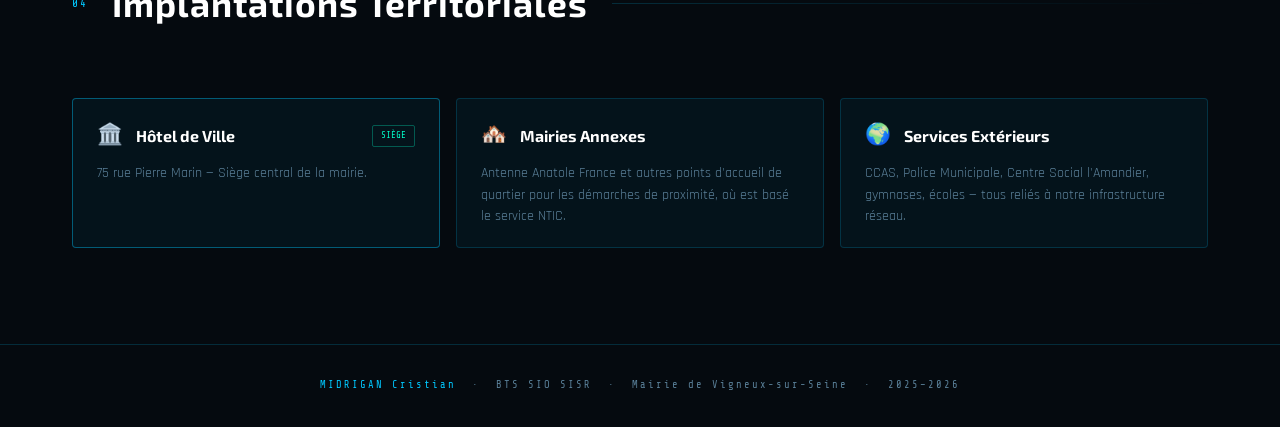
<file: entreprise.html>
<!DOCTYPE html>
<html lang="fr">
<head>
<meta charset="UTF-8">
<meta name="viewport" content="width=device-width, initial-scale=1.0">
<title>Mon Entreprise | Mairie de Vigneux-sur-Seine</title>
<link href="https://fonts.googleapis.com/css2?family=Share+Tech+Mono&family=Rajdhani:wght@400;500;600;700&family=Exo+2:wght@300;400;600;700;900&display=swap" rel="stylesheet">
<link rel="stylesheet" href="style.css">
</head>
<body>
<canvas id="bg-canvas"></canvas>

<!-- NAV -->
<nav>
  <a href="index.html" class="nav-logo">CM<span>_</span>PORTFOLIO</a>
  <a href="index.html" class="nav-back">← Retour au portfolio</a>
</nav>

<!-- HERO -->
<div class="ent-hero">
  <div class="ent-tag">// PRÉSENTATION DE L'ENTREPRISE</div>
  <h1 class="ent-title">Mairie de <span>Vigneux-sur-Seine</span></h1>
  <p class="ent-sub">Service NTIC &nbsp;·&nbsp; Infrastructure &amp; Systèmes d'Information</p>
</div>

<div class="wrap-lg">

  <!-- ── SECTION 1 : CHIFFRES CLÉS ── -->
  <section>
    <div class="sec-head">
      <span class="sec-num">01</span>
      <h2 class="sec-title">La Collectivité en Chiffres</h2>
      <div class="sec-line"></div>
    </div>
    <div class="info-grid">
      <div class="info-card"><div class="info-num">~700</div><div class="info-label">Agents municipaux</div></div>
      <div class="info-card"><div class="info-num">39</div><div class="info-label">Élus dont 14 adjoints</div></div>
      <div class="info-card"><div class="info-num">40 000+</div><div class="info-label">Habitants (surclassement)</div></div>
      <div class="info-card"><div class="info-num">7</div><div class="info-label">Grandes directions</div></div>
      <div class="info-card"><div class="info-num">1 DGS</div><div class="info-label">+ plusieurs DGA</div></div>
    </div>
  </section>

  <!-- ── SECTION 2 : ORGANIGRAMME ── -->
  <section>
    <div class="sec-head">
      <span class="sec-num">02</span>
      <h2 class="sec-title">Organigramme &amp; Positionnement NTIC</h2>
      <div class="sec-line"></div>
    </div>

    <div class="org-chart">

      <!-- NIVEAU 1 : MAIRE -->
      <div class="org-level">
        <div class="org-node mayor">
          <div class="n-icon">🏛️</div>
          <div class="n-name">CHAZAL Thomas</div>
          <div class="n-role">Maire de Vigneux-sur-Seine</div>
          <div class="n-badge n-badge-yellow">Autorité Politique</div>
        </div>
      </div>

      <div class="org-connector-v"></div>

      <!-- NIVEAU 2 : DGS / DGA -->
      <div class="org-level">
        <div class="org-node">
          <div class="n-icon">⚙️</div>
          <div class="n-name">DGS / DGA</div>
          <div class="n-role">Direction Générale des Services<br>+ Directeurs Généraux Adjoints</div>
        </div>
      </div>

      <div class="org-connector-v"></div>

      <!-- NIVEAU 3 : TOUTES LES DIRECTIONS -->
      <div class="org-level org-level-wrap">
        <div class="service-box"><div class="sb-icon">📋</div><div class="sb-label">Citoyenneté<br>État civil</div></div>
        <div class="service-box"><div class="sb-icon">🏫</div><div class="sb-label">Famille &amp;<br>Éducation</div></div>
        <div class="service-box"><div class="sb-icon">🚔</div><div class="sb-label">Sécurité<br>Police mun.</div></div>
        <div class="service-box"><div class="sb-icon">🤝</div><div class="sb-label">Social &amp;<br>Santé</div></div>
        <div class="service-box"><div class="sb-icon">🏗️</div><div class="sb-label">Technique &amp;<br>Urbanisme</div></div>
        <div class="service-box"><div class="sb-icon">🎭</div><div class="sb-label">Culture &amp;<br>Loisirs</div></div>
        <!-- Direction Supports — mise en avant car contient NTIC -->
        <div class="org-node chief">
          <div class="n-icon">🗂️</div>
          <div class="n-name">Direction Supports</div>
          <div class="n-role">RH · Finances · Com.<br><strong style="color:var(--cyan)">Informatique (NTIC)</strong></div>
        </div>
      </div>

      <div class="org-connector-v" style="margin-top:1.5rem;"></div>

      <!-- ── ENCADRÉ SERVICE NTIC ── -->
      <div class="ntic-box">

        <!-- Chef de service -->
        <div class="ntic-chef-wrap">
          <div class="org-node chief">
            <div class="n-icon">👨‍💼</div>
            <div class="n-name">ROCHE Jean-Michel</div>
            <div class="n-role">Chef de Service NTIC</div>
            <div class="n-badge">Responsable</div>
          </div>
        </div>

        <!-- Séparateur horizontal -->
        <div class="ntic-separator"></div>

        <!-- Grille intérieure : 2 colonnes -->
        <div class="ntic-inner-grid">

          <!-- COL GAUCHE : Accueil téléphonique + Admins réseau -->
          <div class="ntic-col">
            <div class="ntic-col-label">Support &amp; Infrastructure</div>

            <div class="org-node">
              <div class="n-icon">📞</div>
              <div class="n-name">BENEVENT Nelly</div>
              <div class="n-role">Téléphone général<br>Accueil &amp; coordination</div>
            </div>

            <div class="ntic-mini-separator"></div>

            <div class="ntic-col-label">Administration Réseau</div>

            <div class="ntic-admin-row">
              <div class="org-node admin-net">
                <div class="n-icon">🌐</div>
                <div class="n-name">HAMADI Anthony</div>
                <div class="n-role">Administrateur Réseau</div>
                <div class="n-badge n-badge-green">Admin Réseau</div>
              </div>
              <div class="org-node admin-net">
                <div class="n-icon">🌐</div>
                <div class="n-name">Abdelaziz</div>
                <div class="n-role">Administrateur Réseau</div>
                <div class="n-badge n-badge-green">Admin Réseau</div>
              </div>
            </div>
          </div>

          <!-- SÉPARATEUR VERTICAL -->
          <div class="ntic-divider"></div>

          <!-- COL DROITE : Techniciens NTIC -->
          <div class="ntic-col">
            <div class="ntic-col-label">Techniciens NTIC</div>

            <div class="org-node">
              <div class="n-icon">🔧</div>
              <div class="n-name">DOREUX Hugo</div>
              <div class="n-role">Technicien NTIC</div>
            </div>

            <div class="org-node">
              <div class="n-icon">🔧</div>
              <div class="n-name">FALLAK Amine</div>
              <div class="n-role">Technicien NTIC</div>
            </div>

            <div class="org-node">
              <div class="n-icon">🔧</div>
              <div class="n-name">DENEFF Sébastien</div>
              <div class="n-role">Technicien NTIC</div>
            </div>

            <!-- MOI — mis en avant -->
            <div class="org-node me">
              <div class="n-icon">⭐</div>
              <div class="n-name">MIDRIGAN Cristian</div>
              <div class="n-role">Technicien NTIC</div>
              <div class="n-badge">Alternant · BTS SIO SISR</div>
            </div>
          </div>

        </div><!-- /ntic-inner-grid -->
      </div><!-- /ntic-box -->

    </div><!-- /org-chart -->

    <!-- LÉGENDE -->
    <div class="org-legend">
      <div class="leg-item"><div class="leg-dot leg-dot-yellow"></div>Autorité politique</div>
      <div class="leg-item"><div class="leg-dot leg-dot-cyan"></div>Responsable / Chef de service</div>
      <div class="leg-item"><div class="leg-dot leg-dot-green"></div>Administration réseau</div>
      <div class="leg-item"><div class="leg-dot leg-dot-grey"></div>Autres directions</div>
      <div class="leg-item"><div class="leg-dot leg-dot-me"></div>Ma position (alternant)</div>
    </div>
  </section>

  <!-- ── SECTION 3 : SERVICES DE LA MAIRIE ── -->
  <section class="ent-section-mt">
    <div class="sec-head">
      <span class="sec-num">03</span>
      <h2 class="sec-title">Les Services de la Mairie</h2>
      <div class="sec-line"></div>
    </div>
    <div class="svc-grid">
      <div class="svc-card svc-card-focus">
        <div class="svc-head-row">
          <div class="svc-icon">💻</div>
          <div class="svc-name">Service NTIC</div>
          <div class="svc-focus-badge">MON SERVICE</div>
        </div>
        <div class="svc-desc">Administration des systèmes (AD, DNS, DHCP), infrastructure réseau Cisco, supervision Zabbix, déploiement de postes, téléphonie IP et sécurité des données.</div>
      </div>
      <div class="svc-card">
        <div class="svc-head-row"><div class="svc-icon">👥</div><div class="svc-name">Ressources Humaines</div></div>
        <div class="svc-desc">Gestion des ~700 agents : recrutement, paie, formations, carrières et relations sociales au sein de la collectivité.</div>
      </div>
      <div class="svc-card">
        <div class="svc-head-row"><div class="svc-icon">💰</div><div class="svc-name">Finances</div></div>
        <div class="svc-desc">Budget municipal, comptabilité publique et gestion des marchés publics.</div>
      </div>
      <div class="svc-card">
        <div class="svc-head-row"><div class="svc-icon">📋</div><div class="svc-name">Citoyenneté &amp; État Civil</div></div>
        <div class="svc-desc">Passeports, cartes d'identité, mariages, naissances, élections et accueil du public à l'Hôtel de Ville.</div>
      </div>
      <div class="svc-card">
        <div class="svc-head-row"><div class="svc-icon">🏫</div><div class="svc-name">Famille &amp; Éducation</div></div>
        <div class="svc-desc">Gestion des écoles maternelles et élémentaires, petite enfance (crèches), restauration scolaire et périscolaire.</div>
      </div>
      <div class="svc-card">
        <div class="svc-head-row"><div class="svc-icon">🚔</div><div class="svc-name">Sécurité</div></div>
        <div class="svc-desc">Police municipale, ASVP (stationnement), vidéosurveillance et prévention de la délinquance.</div>
      </div>
      <div class="svc-card">
        <div class="svc-head-row"><div class="svc-icon">🤝</div><div class="svc-name">Social &amp; Santé</div></div>
        <div class="svc-desc">CCAS (aide sociale d'urgence), logement social, accompagnement des seniors et actions de santé publique.</div>
      </div>
      <div class="svc-card">
        <div class="svc-head-row"><div class="svc-icon">🏗️</div><div class="svc-name">Technique &amp; Urbanisme</div></div>
        <div class="svc-desc">Permis de construire, voirie, espaces verts, propreté urbaine et gestion du patrimoine bâti.</div>
      </div>
      <div class="svc-card">
        <div class="svc-head-row"><div class="svc-icon">🎭</div><div class="svc-name">Culture &amp; Loisirs</div></div>
        <div class="svc-desc">Sports, vie associative, événementiel, bibliothèque et animations de quartier.</div>
      </div>
    </div>
  </section>

  <!-- ── SECTION 4 : IMPLANTATIONS ── -->
  <section class="ent-section-mt">
    <div class="sec-head">
      <span class="sec-num">04</span>
      <h2 class="sec-title">Implantations Territoriales</h2>
      <div class="sec-line"></div>
    </div>
    <div class="svc-grid svc-grid-3">
      <div class="svc-card svc-card-focus">
        <div class="svc-head-row"><div class="svc-icon">🏛️</div><div class="svc-name">Hôtel de Ville</div><div class="svc-focus-badge">SIÈGE</div></div>
        <div class="svc-desc">75 rue Pierre Marin — Siège central de la mairie.</div>
      </div>
      <div class="svc-card">
        <div class="svc-head-row"><div class="svc-icon">🏘️</div><div class="svc-name">Mairies Annexes</div></div>
        <div class="svc-desc">Antenne Anatole France et autres points d'accueil de quartier pour les démarches de proximité, où est basé le service NTIC.</div>
      </div>
      <div class="svc-card">
        <div class="svc-head-row"><div class="svc-icon">🌍</div><div class="svc-name">Services Extérieurs</div></div>
        <div class="svc-desc">CCAS, Police Municipale, Centre Social l'Amandier, gymnases, écoles — tous reliés à notre infrastructure réseau.</div>
      </div>
    </div>
  </section>

</div><!-- /wrap-lg -->

<footer>
  <div class="fi"><span>MIDRIGAN Cristian</span> &nbsp;·&nbsp; BTS SIO SISR &nbsp;·&nbsp; Mairie de Vigneux-sur-Seine &nbsp;·&nbsp; 2025–2026</div>
</footer>

<script src="script.js"></script>
</body>
</html>
</file>
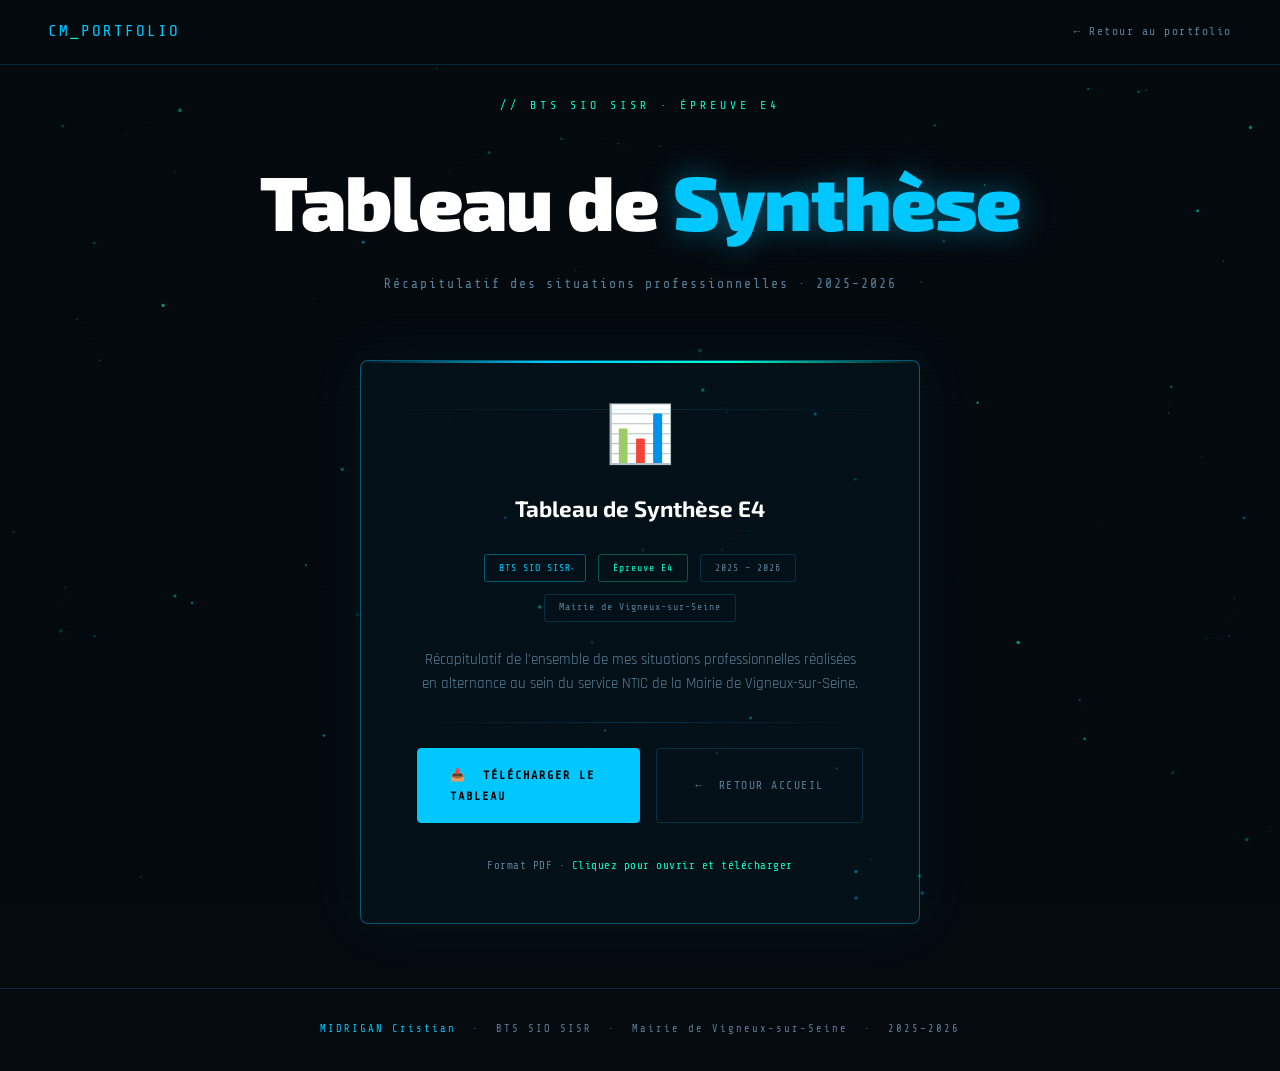
<file: tableau.html>
<!DOCTYPE html>
<html lang="fr">
<head>
<meta charset="UTF-8">
<meta name="viewport" content="width=device-width, initial-scale=1.0">
<title>Tableau de Synthèse E4 | MIDRIGAN Cristian</title>
<link href="https://fonts.googleapis.com/css2?family=Share+Tech+Mono&family=Rajdhani:wght@400;500;600;700&family=Exo+2:wght@300;400;600;700;900&display=swap" rel="stylesheet">
<link rel="stylesheet" href="style.css">
<style>
  /* ── PAGE TABLEAU ── */
  .tab-page{
    min-height:100vh;
    display:flex;
    flex-direction:column;
    align-items:center;
    justify-content:center;
    padding:6rem 2rem 4rem;
    position:relative;
    z-index:2;
  }

  /* Titre hero */
  .tab-tag{
    font-family:var(--mono);
    font-size:.72rem;
    color:var(--cyan2);
    letter-spacing:4px;
    text-transform:uppercase;
    margin-bottom:1.2rem;
  }
  .tab-title{
    font-family:var(--head);
    font-size:clamp(2.5rem,6vw,5rem);
    font-weight:900;
    color:#fff;
    text-align:center;
    margin-bottom:.5rem;
    letter-spacing:-1px;
  }
  .tab-title span{color:var(--cyan);text-shadow:0 0 30px rgba(0,200,255,.4);}
  .tab-subtitle{
    font-family:var(--mono);
    font-size:.82rem;
    color:var(--muted);
    letter-spacing:2px;
    margin-bottom:4rem;
  }

  /* Card centrale */
  .tab-card{
    background:rgba(0,200,255,.04);
    border:1px solid var(--border2);
    border-radius:8px;
    padding:3rem 3.5rem;
    max-width:560px;
    width:100%;
    display:flex;
    flex-direction:column;
    align-items:center;
    gap:1.6rem;
    box-shadow:0 0 60px rgba(0,200,255,.06);
    position:relative;
    overflow:hidden;
  }
  .tab-card::before{
    content:'';
    position:absolute;
    top:0;left:0;right:0;
    height:2px;
    background:linear-gradient(to right,transparent,var(--cyan),var(--cyan2),transparent);
  }

  .tab-icon{font-size:3.5rem;line-height:1;}

  .tab-doc-name{
    font-family:var(--head);
    font-size:1.4rem;
    font-weight:700;
    color:#fff;
    text-align:center;
  }
  .tab-doc-desc{
    font-family:var(--body);
    font-size:.95rem;
    color:var(--muted);
    text-align:center;
    line-height:1.6;
  }

  /* Badges info */
  .tab-badges{
    display:flex;
    gap:.7rem;
    flex-wrap:wrap;
    justify-content:center;
  }
  .tab-badge{
    font-family:var(--mono);
    font-size:.62rem;
    letter-spacing:1px;
    padding:.3rem .9rem;
    border-radius:3px;
    border:1px solid var(--border);
    color:var(--muted);
  }
  .tab-badge.cyan{border-color:rgba(0,200,255,.4);color:var(--cyan);}
  .tab-badge.green{border-color:rgba(0,255,204,.3);color:var(--cyan2);}

  /* Séparateur */
  .tab-sep{
    width:100%;
    height:1px;
    background:linear-gradient(to right,transparent,var(--border),transparent);
  }

  /* Boutons */
  .tab-btns{
    display:flex;
    gap:1rem;
    flex-wrap:wrap;
    justify-content:center;
    width:100%;
  }
  .tab-btn-dl{
    font-family:var(--mono);
    font-size:.75rem;
    letter-spacing:2px;
    text-transform:uppercase;
    padding:1rem 2rem;
    border-radius:4px;
    border:1px solid var(--cyan);
    color:#000;
    background:var(--cyan);
    text-decoration:none;
    display:inline-flex;
    align-items:center;
    gap:.6rem;
    transition:all .3s;
    font-weight:700;
    flex:1;
    justify-content:center;
  }
  .tab-btn-dl:hover{
    background:var(--cyan2);
    border-color:var(--cyan2);
    box-shadow:0 0 25px rgba(0,200,255,.4);
    transform:translateY(-1px);
  }
  .tab-btn-back{
    font-family:var(--mono);
    font-size:.72rem;
    letter-spacing:1.5px;
    text-transform:uppercase;
    padding:1rem 1.5rem;
    border-radius:4px;
    border:1px solid var(--border);
    color:var(--muted);
    background:transparent;
    text-decoration:none;
    display:inline-flex;
    align-items:center;
    gap:.5rem;
    transition:all .3s;
    flex:1;
    justify-content:center;
  }
  .tab-btn-back:hover{border-color:var(--muted);color:var(--text);}

  /* Alerte si pas de fichier */
  .tab-notice{
    font-family:var(--mono);
    font-size:.68rem;
    color:var(--muted);
    text-align:center;
    letter-spacing:.5px;
    margin-top:.5rem;
  }
  .tab-notice span{color:var(--cyan2);}

  /* Scan line animation sur la card */
  @keyframes scanline{
    0%{transform:translateY(-100%);}
    100%{transform:translateY(400%);}
  }
  .tab-card::after{
    content:'';
    position:absolute;
    left:0;right:0;
    height:1px;
    background:linear-gradient(to right,transparent,rgba(0,200,255,.15),transparent);
    animation:scanline 4s linear infinite;
    pointer-events:none;
  }
</style>
</head>
<body>
<canvas id="bg-canvas"></canvas>

<!-- NAV -->
<nav>
  <a href="index.html" class="nav-logo">CM<span>_</span>PORTFOLIO</a>
  <a href="index.html" class="nav-back">← Retour au portfolio</a>
</nav>

<!-- PAGE PRINCIPALE -->
<div class="tab-page">

  <div class="tab-tag">// BTS SIO SISR · ÉPREUVE E4</div>
  <h1 class="tab-title">Tableau de <span>Synthèse</span></h1>
  <p class="tab-subtitle">Récapitulatif des situations professionnelles · 2025–2026</p>

  <div class="tab-card">

    <div class="tab-icon">📊</div>

    <div class="tab-doc-name">Tableau de Synthèse E4</div>

    <div class="tab-badges">
      <span class="tab-badge cyan">BTS SIO SISR</span>
      <span class="tab-badge green">Épreuve E4</span>
      <span class="tab-badge">2025 – 2026</span>
      <span class="tab-badge">Mairie de Vigneux-sur-Seine</span>
    </div>

    <div class="tab-doc-desc">
      Récapitulatif de l'ensemble de mes situations professionnelles réalisées en alternance au sein du service NTIC de la Mairie de Vigneux-sur-Seine.
    </div>

    <div class="tab-sep"></div>

    <div class="tab-btns">
      <a href="Tableau_de_synthèse_Cristian_MIDRIGAN_Tableau_de_synthèse_Épreuve E4.pdf" target="_blank" download class="tab-btn-dl">
        📥 &nbsp;Télécharger le tableau
      </a>
      <a href="index.html" class="tab-btn-back">
        ← &nbsp;Retour accueil
      </a>
    </div>

    <p class="tab-notice">Format PDF · <span>Cliquez pour ouvrir et télécharger</span></p>

  </div>

</div>

<footer>
  <div class="fi"><span>MIDRIGAN Cristian</span> &nbsp;·&nbsp; BTS SIO SISR &nbsp;·&nbsp; Mairie de Vigneux-sur-Seine &nbsp;·&nbsp; 2025–2026</div>
</footer>

<script src="script.js"></script>
</body>
</html>
</file>
<file: style.css>
:root{--bg:#050a0f;--surface:rgba(0,200,255,0.05);--border:rgba(0,200,255,0.18);--border2:rgba(0,200,255,0.4);--cyan:#00c8ff;--cyan2:#00ffcc;--yellow:#ffd700;--text:#c8e4f0;--muted:#5a8099;--mono:'Share Tech Mono',monospace;--head:'Exo 2',sans-serif;--body:'Rajdhani',sans-serif;}
*,*::before,*::after{box-sizing:border-box;margin:0;padding:0;}
html{scroll-behavior:smooth;}
body{background:var(--bg);color:var(--text);font-family:var(--body);font-size:17px;line-height:1.7;overflow-x:hidden;}
#bg-canvas{position:fixed;top:0;left:0;width:100%;height:100%;z-index:0;pointer-events:none;}
body::after{content:'';position:fixed;inset:0;background:repeating-linear-gradient(0deg,transparent,transparent 2px,rgba(0,0,0,.03) 2px,rgba(0,0,0,.03) 4px);pointer-events:none;z-index:1;}
nav{position:fixed;top:0;left:0;right:0;z-index:100;display:flex;align-items:center;justify-content:space-between;padding:0 3rem;height:65px;background:rgba(5,10,15,.92);backdrop-filter:blur(16px);border-bottom:1px solid var(--border);}
.nav-logo{font-family:var(--mono);font-size:1rem;color:var(--cyan);letter-spacing:2px;text-decoration:none;}
.nav-logo span{color:var(--cyan2);}
.nav-links{display:flex;gap:1.8rem;list-style:none;}
.nav-links a{font-family:var(--mono);font-size:.72rem;color:var(--muted);text-decoration:none;letter-spacing:1.5px;text-transform:uppercase;position:relative;transition:color .3s;}
.nav-links a::after{content:'';position:absolute;bottom:-3px;left:0;width:0;height:1px;background:var(--cyan);transition:width .3s;}
.nav-links a:hover,.nav-links a.active{color:var(--cyan);}
.nav-links a:hover::after,.nav-links a.active::after{width:100%;}
.nav-status{display:flex;align-items:center;gap:.5rem;font-family:var(--mono);font-size:.7rem;color:var(--cyan2);}
.status-dot{width:7px;height:7px;background:var(--cyan2);border-radius:50%;animation:pulse 2s infinite;}
@keyframes pulse{0%,100%{opacity:1;box-shadow:0 0 6px var(--cyan2);}50%{opacity:.4;}}
section{position:relative;z-index:2;}
.wrap{max-width:1100px;margin:0 auto;padding:6rem 2rem;}
.sec-head{display:flex;align-items:center;gap:1.5rem;margin-bottom:4rem;}
.sec-num{font-family:var(--mono);font-size:.7rem;color:var(--cyan);letter-spacing:2px;}
.sec-title{font-family:var(--head);font-size:clamp(1.6rem,3vw,2.2rem);font-weight:700;color:#fff;letter-spacing:1px;}
.sec-line{flex:1;height:1px;background:linear-gradient(to right,var(--border),transparent);}
#hero{min-height:100vh;display:flex;align-items:center;justify-content:center;flex-direction:column;text-align:center;padding:6rem 2rem 4rem;}
.hero-tag{font-family:var(--mono);font-size:.75rem;color:var(--cyan2);letter-spacing:4px;margin-bottom:1.5rem;}
.hero-name{font-family:var(--head);font-size:clamp(3rem,8vw,7rem);font-weight:900;letter-spacing:-2px;line-height:1;margin-bottom:.3rem;}
.hero-name .last{color:var(--cyan);text-shadow:0 0 40px rgba(0,200,255,.4);}
.hero-sub{font-family:var(--mono);font-size:clamp(.8rem,1.5vw,1rem);color:var(--muted);letter-spacing:3px;margin:1.5rem 0 2rem;}
.hero-sub .hi{color:var(--cyan);}
.hero-row1,.hero-row2{display:flex;gap:1rem;flex-wrap:wrap;justify-content:center;margin-bottom:.8rem;}
.btn{font-family:var(--mono);font-size:.75rem;letter-spacing:2px;text-transform:uppercase;padding:.9rem 2rem;border-radius:3px;text-decoration:none;transition:all .3s;display:inline-flex;align-items:center;gap:.5rem;}
.btn-p{border:1px solid var(--cyan);color:var(--cyan);background:transparent;position:relative;overflow:hidden;}
.btn-p::before{content:'';position:absolute;inset:0;background:var(--cyan);transform:translateX(-100%);transition:transform .3s;z-index:-1;}
.btn-p:hover{color:#000;}
.btn-p:hover::before{transform:translateX(0);}
.btn-g{border:1px solid var(--border);color:var(--muted);background:transparent;}
.btn-g:hover{border-color:var(--muted);color:var(--text);}
.btn-doc{font-family:var(--mono);font-size:.68rem;letter-spacing:1.5px;text-transform:uppercase;padding:.6rem 1.3rem;border-radius:3px;text-decoration:none;border:1px solid rgba(0,255,204,.3);color:var(--cyan2);background:rgba(0,255,204,.04);transition:all .3s;display:inline-flex;align-items:center;gap:.5rem;}
.btn-doc:hover{border-color:var(--cyan2);background:rgba(0,255,204,.12);color:#fff;}
.hero-scroll{margin-top:3rem;display:flex;flex-direction:column;align-items:center;gap:.3rem;}
.hero-scroll span{font-family:var(--mono);font-size:.65rem;color:var(--muted);letter-spacing:2px;}
.scroll-line{width:1px;height:40px;background:linear-gradient(to bottom,var(--cyan),transparent);animation:sline 1.5s infinite;}
@keyframes sline{0%{transform:scaleY(0);transform-origin:top}50%{transform:scaleY(1);transform-origin:top}51%{transform:scaleY(1);transform-origin:bottom}100%{transform:scaleY(0);transform-origin:bottom}}
.about-layout{display:grid;grid-template-columns:220px 1fr;gap:3.5rem;align-items:start;}
.photo-col{display:flex;flex-direction:column;align-items:center;gap:1rem;}
.photo-wrap{width:200px;height:200px;border-radius:50%;position:relative;display:flex;align-items:center;justify-content:center;}
.photo-ring{position:absolute;inset:-3px;border-radius:50%;background:conic-gradient(from 0deg,var(--cyan),var(--cyan2),transparent 60%,var(--cyan));animation:spin 4s linear infinite;}
@keyframes spin{to{transform:rotate(360deg);}}
.photo-inner{width:198px;height:198px;border-radius:50%;background:linear-gradient(135deg,rgba(0,200,255,.1),rgba(0,255,204,.05));display:flex;align-items:center;justify-content:center;position:relative;z-index:1;font-size:5rem;border:2px solid var(--border);overflow:hidden;}
.photo-inner img{width:100%;height:100%;object-fit:cover;}
.photo-name{font-family:var(--mono);font-size:.65rem;color:var(--cyan);letter-spacing:2px;text-align:center;}
.about-text p{color:var(--text);margin-bottom:1rem;font-size:1rem;}
.tags{display:flex;flex-wrap:wrap;gap:.5rem;margin:1rem 0 1.5rem;}
.tag{font-family:var(--mono);font-size:.68rem;padding:.3rem .8rem;border:1px solid var(--border);border-radius:2px;color:var(--muted);letter-spacing:1px;transition:all .2s;}
.tag:hover{border-color:var(--cyan);color:var(--cyan);background:rgba(0,200,255,.05);}
.mv-grid{display:grid;grid-template-columns:1fr 1fr;gap:1rem;}
.mv-card{background:var(--surface);border:1px solid var(--border);border-radius:4px;padding:1.5rem;position:relative;overflow:hidden;transition:border-color .3s;}
.mv-card:hover{border-color:var(--border2);}
.mv-card::before{content:'';position:absolute;top:0;left:0;width:3px;height:100%;background:linear-gradient(to bottom,var(--cyan),var(--cyan2));}
.mv-icon{font-size:1.5rem;margin-bottom:.6rem;}
.mv-title{font-family:var(--head);font-size:1rem;font-weight:700;color:var(--cyan);margin-bottom:.4rem;}
.mv-card p{font-size:.92rem;color:var(--text);}

/* === SKILLS SECTION === */
.skills-layout{display:grid;grid-template-columns:440px 1fr;gap:4rem;align-items:center;}

/* ══════════════════════════════════
   ORBITAL — 100% CSS, zéro JS
   Les nodes sont positionnés avec
   des % calculés depuis les angles.
   ══════════════════════════════════ */
.orb-wrap{
  position:relative;
  width:100%;
  max-width:440px;
  aspect-ratio:1/1;
  flex-shrink:0;
}

/* Rings décoratifs */
.orb-ring{
  position:absolute;
  top:50%;left:50%;
  border-radius:50%;
  border:1px solid rgba(0,200,255,.12);
  transform:translate(-50%,-50%);
  pointer-events:none;
}
.orb-ring-1{width:44%;height:44%;}
.orb-ring-2{width:82%;height:82%;}

/* Centre */
.orb-center{
  position:absolute;
  top:50%;left:50%;
  transform:translate(-50%,-50%);
  width:16%;height:16%;
  background:linear-gradient(135deg,rgba(0,200,255,.15),rgba(0,255,204,.1));
  border:2px solid var(--border2);
  border-radius:50%;
  display:flex;flex-direction:column;align-items:center;justify-content:center;
  z-index:10;
}
.orb-center span{font-size:clamp(.7rem,2vw,1.4rem);}
.orb-center p{font-family:var(--mono);font-size:clamp(.22rem,.55vw,.42rem);color:var(--cyan);letter-spacing:1px;}

/* Node générique */
.on{
  position:absolute;
  transform:translate(-50%,-50%);
  z-index:5;
}
.on-in{
  width:clamp(44px, 8.8vw, 72px);
  height:clamp(44px, 8.8vw, 72px);
  border-radius:50%;
  background:var(--surface);
  border:1px solid var(--border);
  display:flex;flex-direction:column;align-items:center;justify-content:center;
  text-align:center;
  padding:.2rem;
  transition:all .3s;
  cursor:default;
}
.on-in span{display:block;font-size:clamp(.7rem,1.6vw,1.2rem);margin-bottom:.05rem;}
.on-in p{font-family:var(--mono);font-size:clamp(.38rem,.65vw,.54rem);color:var(--muted);line-height:1.15;margin:0;}
.on:hover .on-in{background:rgba(0,200,255,.12);border-color:var(--cyan);box-shadow:0 0 18px rgba(0,200,255,.3);transform:scale(1.1);}
.on:hover .on-in p{color:var(--cyan);}

/* ── RING 1 — rayon 22% — 5 nodes ──
   Angles: -90°, -18°, 54°, 126°, 198°
   left = 50 + 22*cos(a), top = 50 + 22*sin(a) */
.r1n0{left:50.0%;  top:28.0%;}  /* -90°  */
.r1n1{left:70.9%;  top:43.2%;}  /* -18°  */
.r1n2{left:63.0%;  top:67.8%;}  /*  54°  */
.r1n3{left:37.1%;  top:67.8%;}  /* 126°  */
.r1n4{left:29.1%;  top:43.2%;}  /* 198°  */

/* ── RING 2 — rayon 41% — 7 nodes ──
   Angles: -90°, -38.6°, 12.9°, 64.3°, 115.7°, 167.1°, 218.6° */
.r2n0{left:50.0%;  top: 9.0%;}  /* -90°    */
.r2n1{left:82.0%;  top:24.4%;}  /* -38.6°  */
.r2n2{left:90.0%;  top:59.1%;}  /*  12.9°  */
.r2n3{left:67.8%;  top:86.9%;}  /*  64.3°  */
.r2n4{left:32.2%;  top:86.9%;}  /* 115.7°  */
.r2n5{left:10.0%;  top:59.1%;}  /* 167.1°  */
.r2n6{left:18.0%;  top:24.4%;}  /* 218.6°  */

/* Skill bars */
.skill-blocks{display:flex;flex-direction:column;gap:1rem;}
.sb{background:var(--surface);border:1px solid var(--border);border-radius:4px;padding:1.4rem 1.6rem;}
.sb-title{font-family:var(--head);font-size:.82rem;font-weight:700;color:var(--cyan2);letter-spacing:2px;text-transform:uppercase;margin-bottom:1.1rem;display:flex;align-items:center;gap:.7rem;}
.sb-title::after{content:'';flex:1;height:1px;background:var(--border);}
.si{margin-bottom:1rem;}
.si:last-child{margin-bottom:0;}
.si-row{display:flex;justify-content:space-between;margin-bottom:.4rem;font-size:.88rem;}
.si-name{color:var(--text);}
.si-pct{font-family:var(--mono);font-size:.75rem;color:var(--cyan);}
.sbar{height:4px;background:rgba(0,200,255,.12);border-radius:2px;overflow:hidden;}
.sfill{height:100%;border-radius:2px;background:linear-gradient(90deg,var(--cyan),var(--cyan2));}

/* Parcours */
#parcours{background:linear-gradient(180deg,transparent,rgba(0,200,255,.02),transparent);}
.pf-row{display:flex;gap:1rem;margin-bottom:3rem;flex-wrap:wrap;}
.pf-btn{font-family:var(--mono);font-size:.72rem;letter-spacing:2px;text-transform:uppercase;padding:.55rem 1.4rem;border-radius:3px;border:1px solid var(--border);color:var(--muted);background:transparent;cursor:pointer;transition:all .3s;}
.pf-btn.active,.pf-btn:hover{border-color:var(--cyan);color:var(--cyan);background:rgba(0,200,255,.06);}
.parc-grid{display:grid;grid-template-columns:repeat(2,1fr);gap:1.5rem;}
.pc{background:var(--surface);border:1px solid var(--border);border-radius:6px;padding:2rem;position:relative;overflow:hidden;transition:border-color .3s,transform .3s;}
.pc:hover{border-color:var(--border2);transform:translateY(-3px);}
.pc::before{content:'';position:absolute;top:0;left:0;right:0;height:3px;}
.pc.formation::before{background:linear-gradient(90deg,var(--cyan),var(--cyan2));}
.pc.entreprise::before{background:linear-gradient(90deg,var(--yellow),#ff9900);}
.pc-year{position:absolute;bottom:-.5rem;right:.8rem;font-family:var(--head);font-size:5rem;font-weight:900;color:rgba(0,200,255,.05);line-height:1;pointer-events:none;}
.pc-top{display:flex;align-items:flex-start;justify-content:space-between;margin-bottom:1.2rem;gap:1rem;}
.pc-icon{width:52px;height:52px;border-radius:8px;display:flex;align-items:center;justify-content:center;font-size:1.5rem;flex-shrink:0;}
.formation .pc-icon{background:rgba(0,200,255,.1);border:1px solid rgba(0,200,255,.2);}
.entreprise .pc-icon{background:rgba(255,215,0,.1);border:1px solid rgba(255,215,0,.2);}
.pc-meta{text-align:right;display:flex;flex-direction:column;gap:.3rem;align-items:flex-end;}
.pc-badge{font-family:var(--mono);font-size:.58rem;letter-spacing:1.5px;padding:.2rem .7rem;border-radius:3px;}
.formation .pc-badge{background:rgba(0,200,255,.1);color:var(--cyan);border:1px solid rgba(0,200,255,.2);}
.entreprise .pc-badge{background:rgba(255,215,0,.1);color:var(--yellow);border:1px solid rgba(255,215,0,.2);}
.pc-date{font-family:var(--mono);font-size:.62rem;color:var(--muted);}
.pc-role{font-family:var(--head);font-size:1.1rem;font-weight:700;color:#fff;margin-bottom:.2rem;}
.pc-org{font-size:.9rem;font-weight:600;margin-bottom:.8rem;}
.formation .pc-org{color:var(--cyan);}
.entreprise .pc-org{color:var(--yellow);}
.pc-desc{font-size:.9rem;color:var(--text);margin-bottom:1rem;}
.pc-tags{display:flex;flex-wrap:wrap;gap:.4rem;}
.pc-tag{font-family:var(--mono);font-size:.6rem;padding:.22rem .65rem;border-radius:20px;letter-spacing:.8px;}
.formation .pc-tag{background:rgba(0,200,255,.06);border:1px solid rgba(0,200,255,.2);color:var(--cyan);}
.entreprise .pc-tag{background:rgba(255,215,0,.06);border:1px solid rgba(255,215,0,.2);color:var(--yellow);}
.pc.hidden{display:none;}

/* Réalisations */
.real-grid{display:grid;grid-template-columns:repeat(3,1fr);gap:1.5rem;}
.rc{background:var(--surface);border:1px solid var(--border);border-radius:4px;padding:1.8rem;transition:border-color .3s,transform .3s;position:relative;overflow:hidden;}
.rc:hover{border-color:rgba(0,200,255,.4);transform:translateY(-4px);}
.rc::after{content:'';position:absolute;bottom:0;left:0;right:0;height:2px;background:linear-gradient(90deg,var(--cyan),var(--cyan2));transform:scaleX(0);transition:transform .4s;}
.rc:hover::after{transform:scaleX(1);}
.rc-num{font-family:var(--mono);font-size:2.5rem;color:rgba(0,200,255,.05);font-weight:700;position:absolute;top:.8rem;right:1rem;}
.rc-icon{font-size:1.6rem;margin-bottom:1rem;}
.rc h3{font-family:var(--head);font-size:1rem;font-weight:700;color:var(--cyan);margin-bottom:.6rem;}
.rc p{font-size:.88rem;color:var(--text);}
.rc-tags{display:flex;flex-wrap:wrap;gap:.4rem;margin-top:1rem;}
.rtag{font-family:var(--mono);font-size:.6rem;padding:.2rem .6rem;background:rgba(0,200,255,.08);border:1px solid rgba(0,200,255,.2);color:var(--cyan);border-radius:2px;letter-spacing:1px;}

/* Veille */
.veille-stack{display:flex;flex-direction:column;gap:1.5rem;}
.vc{background:var(--surface);border:1px solid var(--border);border-radius:4px;overflow:hidden;transition:border-color .3s;}
.vc:hover{border-color:var(--border2);}
/* Masquer le triangle natif du <details> */
.vc summary{list-style:none;}
.vc summary::-webkit-details-marker{display:none;}
.vc summary::marker{display:none;}
.vc-head{display:flex;align-items:center;gap:1rem;padding:1.2rem 1.8rem;cursor:pointer;background:rgba(0,200,255,.02);transition:background .3s;user-select:none;}
.vc-head:hover{background:rgba(0,200,255,.06);}
/* Quand ouvert, changer le texte du bouton via CSS */
details.vc[open] .vc-btn::before{content:'FERMER ▴';}
details.vc:not([open]) .vc-btn::before{content:'LIRE ▾';}
.vc-btn{font-family:var(--mono);font-size:.68rem;color:var(--cyan);border:1px solid var(--border);padding:.3rem .9rem;border-radius:3px;transition:border-color .2s;white-space:nowrap;}
.vc:hover .vc-btn{border-color:var(--cyan);}
.vc-icon{font-size:1.4rem;}
.vc-txt{flex:1;}
.vc-title{font-family:var(--head);font-size:1.05rem;font-weight:700;color:#fff;}
.vc-sub{font-size:.85rem;color:var(--muted);}
.vs{margin-bottom:1.3rem;}
.vs-title{font-family:var(--head);font-size:.95rem;font-weight:700;color:var(--cyan);margin-bottom:.6rem;padding-bottom:.4rem;border-bottom:1px solid rgba(0,200,255,.1);}
.vs p{font-size:.93rem;color:var(--text);}
.vl{list-style:none;margin-top:.5rem;}
.vl li{display:flex;gap:.7rem;font-size:.92rem;color:var(--text);margin-bottom:.4rem;}
.vl li::before{content:'▸';color:var(--cyan);flex-shrink:0;}
.va{background:rgba(0,200,255,.04);border:1px solid rgba(0,200,255,.1);border-radius:4px;padding:1rem 1.2rem;font-size:.93rem;color:var(--text);}
.vsrc{display:flex;flex-wrap:wrap;gap:.5rem;margin-top:.7rem;}
.stag{font-family:var(--mono);font-size:.65rem;padding:.3rem .8rem;border:1px solid rgba(0,255,204,.2);color:var(--cyan2);background:rgba(0,255,204,.04);border-radius:20px;}

/* Contact */
.contact-grid{display:grid;grid-template-columns:1fr 1.5fr;gap:4rem;align-items:start;}
.c-items{display:flex;flex-direction:column;gap:1rem;}
.c-item{display:flex;align-items:center;gap:1rem;padding:1rem 1.2rem;background:var(--surface);border:1px solid var(--border);border-radius:3px;text-decoration:none;transition:border-color .3s;}
.c-item:hover{border-color:var(--cyan);}
.c-ico{font-size:1.2rem;}
.c-lbl{font-family:var(--mono);font-size:.6rem;color:var(--cyan);letter-spacing:2px;display:block;margin-bottom:.1rem;}
.c-val{color:var(--text);font-size:.9rem;font-weight:600;}
.c-form{display:flex;flex-direction:column;gap:1rem;}
.frow{display:grid;grid-template-columns:1fr 1fr;gap:1rem;}
.fg{display:flex;flex-direction:column;gap:.4rem;}
.fg label{font-family:var(--mono);font-size:.65rem;color:var(--cyan);letter-spacing:2px;text-transform:uppercase;}
.fg input,.fg textarea{background:var(--surface);border:1px solid var(--border);color:var(--text);font-family:var(--body);font-size:.95rem;padding:.9rem 1rem;border-radius:3px;outline:none;transition:border-color .3s;resize:none;}
.fg input:focus,.fg textarea:focus{border-color:var(--cyan);}
.fg textarea{height:120px;}
.c-sbtn{font-family:var(--mono);font-size:.75rem;letter-spacing:3px;text-transform:uppercase;padding:1rem 2rem;background:transparent;border:1px solid var(--cyan);color:var(--cyan);border-radius:3px;cursor:pointer;position:relative;overflow:hidden;transition:color .3s;align-self:flex-start;}
.c-sbtn::before{content:'';position:absolute;inset:0;background:var(--cyan);transform:translateX(-100%);transition:transform .3s;z-index:-1;}
.c-sbtn:hover{color:#000;}
.c-sbtn:hover::before{transform:translateX(0);}
footer{position:relative;z-index:2;border-top:1px solid var(--border);padding:2rem;text-align:center;}
.fi{font-family:var(--mono);font-size:.65rem;color:var(--muted);letter-spacing:2px;}
.fi span{color:var(--cyan);}

@media(max-width:900px){
  nav{padding:0 1.5rem;}
  .nav-links{display:none;}
  .about-layout,.contact-grid{grid-template-columns:1fr;}
  .skills-layout,.parc-grid{grid-template-columns:1fr;}
  .orb-wrap{max-width:340px;margin:0 auto;}
  .real-grid{grid-template-columns:repeat(2,1fr);}
  .frow,.mv-grid{grid-template-columns:1fr;}
}
@media(max-width:600px){.real-grid{grid-template-columns:1fr;}}
/* ── CERTIFICATIONS ── */
#certifications{background:linear-gradient(180deg,transparent,rgba(0,200,255,.025),transparent);}
.cert-grid{display:grid;grid-template-columns:repeat(3,1fr);gap:1.8rem;}
.cert-card{
  position:relative;background:var(--surface);border:1px solid var(--border);
  border-radius:8px;padding:2rem;overflow:hidden;
  display:flex;flex-direction:column;gap:.8rem;
  transition:border-color .3s,transform .3s;
}
.cert-card:hover{transform:translateY(-5px);}
.cert-done{border-color:rgba(0,200,255,.25);}
.cert-done:hover{border-color:var(--cyan);}
.cert-wip{border-color:rgba(255,165,0,.25);}
.cert-wip:hover{border-color:rgba(255,165,0,.6);}

/* Lueur de fond */
.cert-glow{
  position:absolute;top:-40px;right:-40px;
  width:120px;height:120px;border-radius:50%;
  background:radial-gradient(circle,rgba(0,200,255,.08),transparent 70%);
  pointer-events:none;
}
.cert-glow-wip{background:radial-gradient(circle,rgba(255,165,0,.08),transparent 70%);}

.cert-top{display:flex;justify-content:space-between;align-items:center;margin-bottom:.4rem;}
.cert-logo{font-size:2.2rem;line-height:1;}
.cert-status{
  font-family:var(--mono);font-size:.6rem;letter-spacing:1.5px;
  padding:.25rem .75rem;border-radius:20px;
}
.cert-status-done{
  background:rgba(0,200,255,.1);color:var(--cyan);
  border:1px solid rgba(0,200,255,.3);
}
.cert-status-wip{
  background:rgba(255,165,0,.1);color:#ffa500;
  border:1px solid rgba(255,165,0,.3);
  animation:wip-pulse 2s infinite;
}
@keyframes wip-pulse{
  0%,100%{opacity:1;box-shadow:0 0 6px rgba(255,165,0,.3);}
  50%{opacity:.7;}
}

.cert-name{font-family:var(--head);font-size:1.15rem;font-weight:700;color:#fff;line-height:1.2;}
.cert-org{font-family:var(--mono);font-size:.65rem;color:var(--cyan);letter-spacing:1px;margin-top:-.3rem;}
.cert-wip .cert-org{color:#ffa500;}
.cert-desc{font-size:.9rem;color:var(--text);flex:1;}

.cert-footer{display:flex;align-items:center;justify-content:space-between;flex-wrap:wrap;gap:.5rem;margin-top:.5rem;}
.cert-year{font-family:var(--mono);font-size:.72rem;color:var(--muted);letter-spacing:1px;}
.cert-tags{display:flex;gap:.4rem;flex-wrap:wrap;}
.cert-tag{
  font-family:var(--mono);font-size:.58rem;padding:.2rem .6rem;
  background:rgba(0,200,255,.07);border:1px solid rgba(0,200,255,.2);
  color:var(--cyan);border-radius:3px;letter-spacing:.8px;
}
.cert-tag-wip{
  background:rgba(255,165,0,.07);border:1px solid rgba(255,165,0,.25);
  color:#ffa500;
}



/* Barre de progression (carte en cours) */
.cert-progress-bar{
  height:3px;background:rgba(255,165,0,.15);border-radius:2px;
  overflow:hidden;margin-top:.6rem;
}
.cert-progress-fill{
  height:100%;width:60%;border-radius:2px;
  background:linear-gradient(90deg,#ff9900,#ffd700);
  animation:prog-anim 2.5s ease-in-out infinite alternate;
}
@keyframes prog-anim{from{opacity:.6;}to{opacity:1;}}

/* Top accent line */
.cert-done::before{content:'';position:absolute;top:0;left:0;right:0;height:3px;background:linear-gradient(90deg,var(--cyan),var(--cyan2));}
.cert-wip::before{content:'';position:absolute;top:0;left:0;right:0;height:3px;background:linear-gradient(90deg,#ff9900,#ffd700);}

@media(max-width:900px){.cert-grid{grid-template-columns:1fr;}}
@media(max-width:600px){.cert-grid{grid-template-columns:1fr;}}

/* ================================================================
   PAGE ENTREPRISE — styles spécifiques (entreprise.html)
   ================================================================ */

/* ── Nav retour ── */
.nav-back{font-family:var(--mono);font-size:.72rem;color:var(--muted);text-decoration:none;letter-spacing:1.5px;display:flex;align-items:center;gap:.5rem;transition:color .3s;}
.nav-back:hover{color:var(--cyan);}

/* ── Hero entreprise ── */
.ent-hero{min-height:36vh;display:flex;align-items:center;justify-content:center;flex-direction:column;text-align:center;padding:100px 2rem 3rem;position:relative;z-index:2;}
.ent-tag{font-family:var(--mono);font-size:.75rem;color:var(--cyan2);letter-spacing:4px;margin-bottom:1.2rem;}
.ent-title{font-family:var(--head);font-size:clamp(2.2rem,5vw,4rem);font-weight:900;color:#fff;letter-spacing:-1px;line-height:1.1;}
.ent-title span{color:var(--cyan);text-shadow:0 0 40px rgba(0,200,255,.4);}
.ent-sub{font-family:var(--mono);font-size:.82rem;color:var(--muted);letter-spacing:2px;margin-top:1rem;}

/* ── Wrap large ── */
.wrap-lg{max-width:1200px;margin:0 auto;padding:4rem 2rem 6rem;}
.ent-section-mt{margin-top:5rem;}

/* ── Chiffres clés ── */
.info-grid{display:grid;grid-template-columns:repeat(auto-fit,minmax(190px,1fr));gap:1.2rem;margin-bottom:4rem;}
.info-card{background:var(--surface);border:1px solid var(--border);border-radius:4px;padding:1.5rem;position:relative;overflow:hidden;transition:border-color .3s;}
.info-card:hover{border-color:var(--border2);}
.info-card::before{content:'';position:absolute;top:0;left:0;width:3px;height:100%;background:linear-gradient(to bottom,var(--cyan),var(--cyan2));}
.info-num{font-family:var(--head);font-size:2rem;font-weight:900;color:var(--cyan);line-height:1;}
.info-label{font-family:var(--mono);font-size:.65rem;color:var(--muted);letter-spacing:1.5px;text-transform:uppercase;margin-top:.3rem;}

/* ── Organigramme — structure ── */
.org-chart{position:relative;padding:2rem 0 3rem;display:flex;flex-direction:column;align-items:center;}
.org-level{display:flex;justify-content:center;gap:1.5rem;width:100%;}
.org-level-wrap{flex-wrap:wrap;gap:1rem;padding:0 1rem;}
.org-connector-v{width:2px;height:48px;background:linear-gradient(to bottom,var(--cyan),rgba(0,200,255,.25));margin:0 auto;}

/* ── Noeuds ── */
.org-node{background:var(--surface);border:1px solid var(--border);border-radius:4px;padding:1rem 1.2rem;text-align:center;position:relative;transition:all .3s;min-width:150px;max-width:185px;flex-shrink:0;}
.org-node:hover{border-color:var(--border2);background:rgba(0,200,255,.08);}
.org-node.mayor{border-color:var(--yellow);box-shadow:0 0 22px rgba(255,215,0,.15);}
.org-node.mayor .n-role{color:var(--yellow);}
.org-node.chief{border-color:var(--cyan);box-shadow:0 0 18px rgba(0,200,255,.12);}
.org-node.chief .n-role{color:var(--cyan);}
.org-node.admin-net .n-role{color:var(--cyan2);}
.org-node.me{border-color:var(--cyan2);box-shadow:0 0 22px rgba(0,255,204,.2);animation:meGlow 3s ease-in-out infinite;}
@keyframes meGlow{0%,100%{box-shadow:0 0 18px rgba(0,255,204,.2);}50%{box-shadow:0 0 32px rgba(0,255,204,.45);}}
.n-icon{font-size:1.4rem;margin-bottom:.4rem;}
.n-name{font-family:var(--head);font-size:.88rem;font-weight:700;color:#fff;line-height:1.2;}
.n-role{font-family:var(--mono);font-size:.58rem;color:var(--muted);letter-spacing:1px;text-transform:uppercase;margin-top:.3rem;line-height:1.4;}
.n-badge{font-family:var(--mono);font-size:.54rem;padding:.18rem .5rem;border-radius:2px;background:rgba(0,255,204,.1);border:1px solid rgba(0,255,204,.3);color:var(--cyan2);letter-spacing:1px;margin-top:.4rem;display:inline-block;}
.n-badge-yellow{background:rgba(255,215,0,.1)!important;border-color:rgba(255,215,0,.35)!important;color:var(--yellow)!important;}
.n-badge-green{background:rgba(0,255,204,.08)!important;border-color:rgba(0,255,204,.3)!important;color:var(--cyan2)!important;}

/* ── Service boxes (directions grisées) ── */
.service-box{background:rgba(255,255,255,.02);border:1px solid rgba(255,255,255,.07);border-radius:4px;padding:.7rem 1rem;text-align:center;min-width:100px;max-width:125px;flex-shrink:0;opacity:.6;transition:opacity .3s;}
.service-box:hover{opacity:.9;}
.sb-icon{font-size:1rem;margin-bottom:.2rem;}
.sb-label{font-family:var(--mono);font-size:.57rem;color:var(--muted);letter-spacing:.7px;text-transform:uppercase;line-height:1.3;}

/* ── Encadré SERVICE NTIC ── */
.ntic-box{border:1px solid rgba(0,200,255,.35);border-radius:6px;background:rgba(0,200,255,.025);padding:2rem;position:relative;width:100%;max-width:1100px;}
.ntic-box::before{content:'SERVICE NTIC';position:absolute;top:-11px;left:2rem;font-family:var(--mono);font-size:.65rem;color:var(--cyan);letter-spacing:3px;background:var(--bg);padding:0 .8rem;}
.ntic-chef-wrap{display:flex;justify-content:center;margin-bottom:2rem;}
.ntic-separator{height:2px;background:linear-gradient(to right,transparent,rgba(0,200,255,.3),transparent);margin:0 3rem 2rem;}
.ntic-mini-separator{height:1.4rem;width:2px;background:linear-gradient(to bottom,var(--border),transparent);margin:.2rem auto .4rem;}
.ntic-inner-grid{display:grid;grid-template-columns:1fr auto 1fr;gap:2rem;align-items:start;}
.ntic-col{display:flex;flex-direction:column;align-items:center;gap:.9rem;}
.ntic-col-label{font-family:var(--mono);font-size:.58rem;color:var(--muted);letter-spacing:2px;text-transform:uppercase;text-align:center;}
.ntic-divider{width:1px;background:linear-gradient(to bottom,transparent,var(--border),transparent);align-self:stretch;}
.ntic-admin-row{display:flex;gap:1rem;justify-content:center;flex-wrap:wrap;}

/* ── Légende ── */
.org-legend{display:flex;flex-wrap:wrap;gap:1rem;margin-top:2.5rem;justify-content:center;}
.leg-item{display:flex;align-items:center;gap:.5rem;font-family:var(--mono);font-size:.64rem;color:var(--muted);letter-spacing:1px;}
.leg-dot{width:12px;height:12px;border-radius:2px;border:1px solid;}
.leg-dot-yellow{border-color:var(--yellow);background:rgba(255,215,0,.12);}
.leg-dot-cyan{border-color:var(--cyan);background:rgba(0,200,255,.12);}
.leg-dot-green{border-color:var(--cyan2);background:rgba(0,255,204,.12);}
.leg-dot-grey{border-color:rgba(255,255,255,.2);background:rgba(255,255,255,.04);}
.leg-dot-me{border-color:var(--cyan2);background:rgba(0,255,204,.18);box-shadow:0 0 6px rgba(0,255,204,.4);}

/* ── Grille services ── */
.svc-grid{display:grid;grid-template-columns:repeat(auto-fit,minmax(280px,1fr));gap:1rem;}
.svc-grid-3{grid-template-columns:repeat(auto-fit,minmax(280px,1fr));}
.svc-card{background:var(--surface);border:1px solid var(--border);border-radius:4px;padding:1.2rem 1.5rem;transition:border-color .3s;}
.svc-card:hover{border-color:var(--border2);}
.svc-card-focus{border-color:rgba(0,200,255,.4);background:rgba(0,200,255,.05);}
.svc-head-row{display:flex;align-items:center;gap:.8rem;margin-bottom:.6rem;}
.svc-icon{font-size:1.3rem;}
.svc-name{font-family:var(--head);font-size:1rem;font-weight:700;color:#fff;}
.svc-desc{font-size:.9rem;color:var(--muted);line-height:1.5;}
.svc-focus-badge{font-family:var(--mono);font-size:.57rem;color:var(--cyan2);border:1px solid rgba(0,255,204,.3);padding:.15rem .5rem;border-radius:2px;margin-left:auto;white-space:nowrap;}

/* ── Responsive ──test */
@media(max-width:900px){
  .ntic-inner-grid{grid-template-columns:1fr;gap:1.5rem;}
  .ntic-divider{display:none;}
  .wrap-lg{padding:3rem 1.5rem 5rem;}
}
@media(max-width:600px){
  .org-level{flex-wrap:wrap;gap:.8rem;}
  .info-grid{grid-template-columns:repeat(2,1fr);}
  .org-node{min-width:130px;}
}

/* ── VEILLE LIVE NEWS FEED ── */
.news-section{margin-top:3rem;}
.news-header{display:flex;align-items:center;gap:1rem;margin-bottom:1.5rem;flex-wrap:wrap;}
.news-header-left{display:flex;align-items:center;gap:.6rem;}
.news-live-dot{width:8px;height:8px;background:var(--cyan2);border-radius:50%;animation:pulse 2s infinite;flex-shrink:0;}
.news-label{font-family:var(--mono);font-size:.72rem;color:var(--cyan);letter-spacing:2px;}
.news-sources-row{display:flex;gap:.5rem;flex-wrap:wrap;margin-left:.5rem;}
.news-refresh-btn{font-family:var(--mono);font-size:.65rem;letter-spacing:1.5px;color:var(--muted);border:1px solid var(--border);background:transparent;padding:.3rem .9rem;border-radius:3px;cursor:pointer;transition:all .3s;margin-left:auto;}
.news-refresh-btn:hover{color:var(--cyan);border-color:var(--cyan);}
.news-grid{display:grid;grid-template-columns:repeat(auto-fill,minmax(300px,1fr));gap:1rem;}
.news-card{background:var(--surface);border:1px solid var(--border);border-radius:4px;padding:1.2rem 1.4rem;transition:border-color .3s,transform .2s;display:flex;flex-direction:column;gap:.7rem;}
.news-card:hover{border-color:var(--border2);transform:translateY(-2px);}
.news-card-src{font-family:var(--mono);font-size:.6rem;color:var(--cyan2);letter-spacing:1.5px;text-transform:uppercase;}
.news-card-title{font-family:var(--head);font-size:.95rem;font-weight:600;color:#fff;line-height:1.4;}
.news-card-title a{color:inherit;text-decoration:none;}
.news-card-title a:hover{color:var(--cyan);}
.news-card-date{font-family:var(--mono);font-size:.62rem;color:var(--muted);}
.news-card-tag{display:inline-block;font-family:var(--mono);font-size:.58rem;padding:.2rem .6rem;border:1px solid rgba(0,200,255,.2);color:var(--cyan);border-radius:2px;margin-top:auto;width:fit-content;}
.news-loading{grid-column:1/-1;display:flex;align-items:center;justify-content:center;gap:1rem;padding:3rem;color:var(--muted);font-family:var(--mono);font-size:.8rem;}
.news-spinner{width:18px;height:18px;border:2px solid var(--border);border-top-color:var(--cyan);border-radius:50%;animation:spin 1s linear infinite;}
.news-error{grid-column:1/-1;text-align:center;padding:2rem;color:var(--muted);font-family:var(--mono);font-size:.8rem;}
</file>
